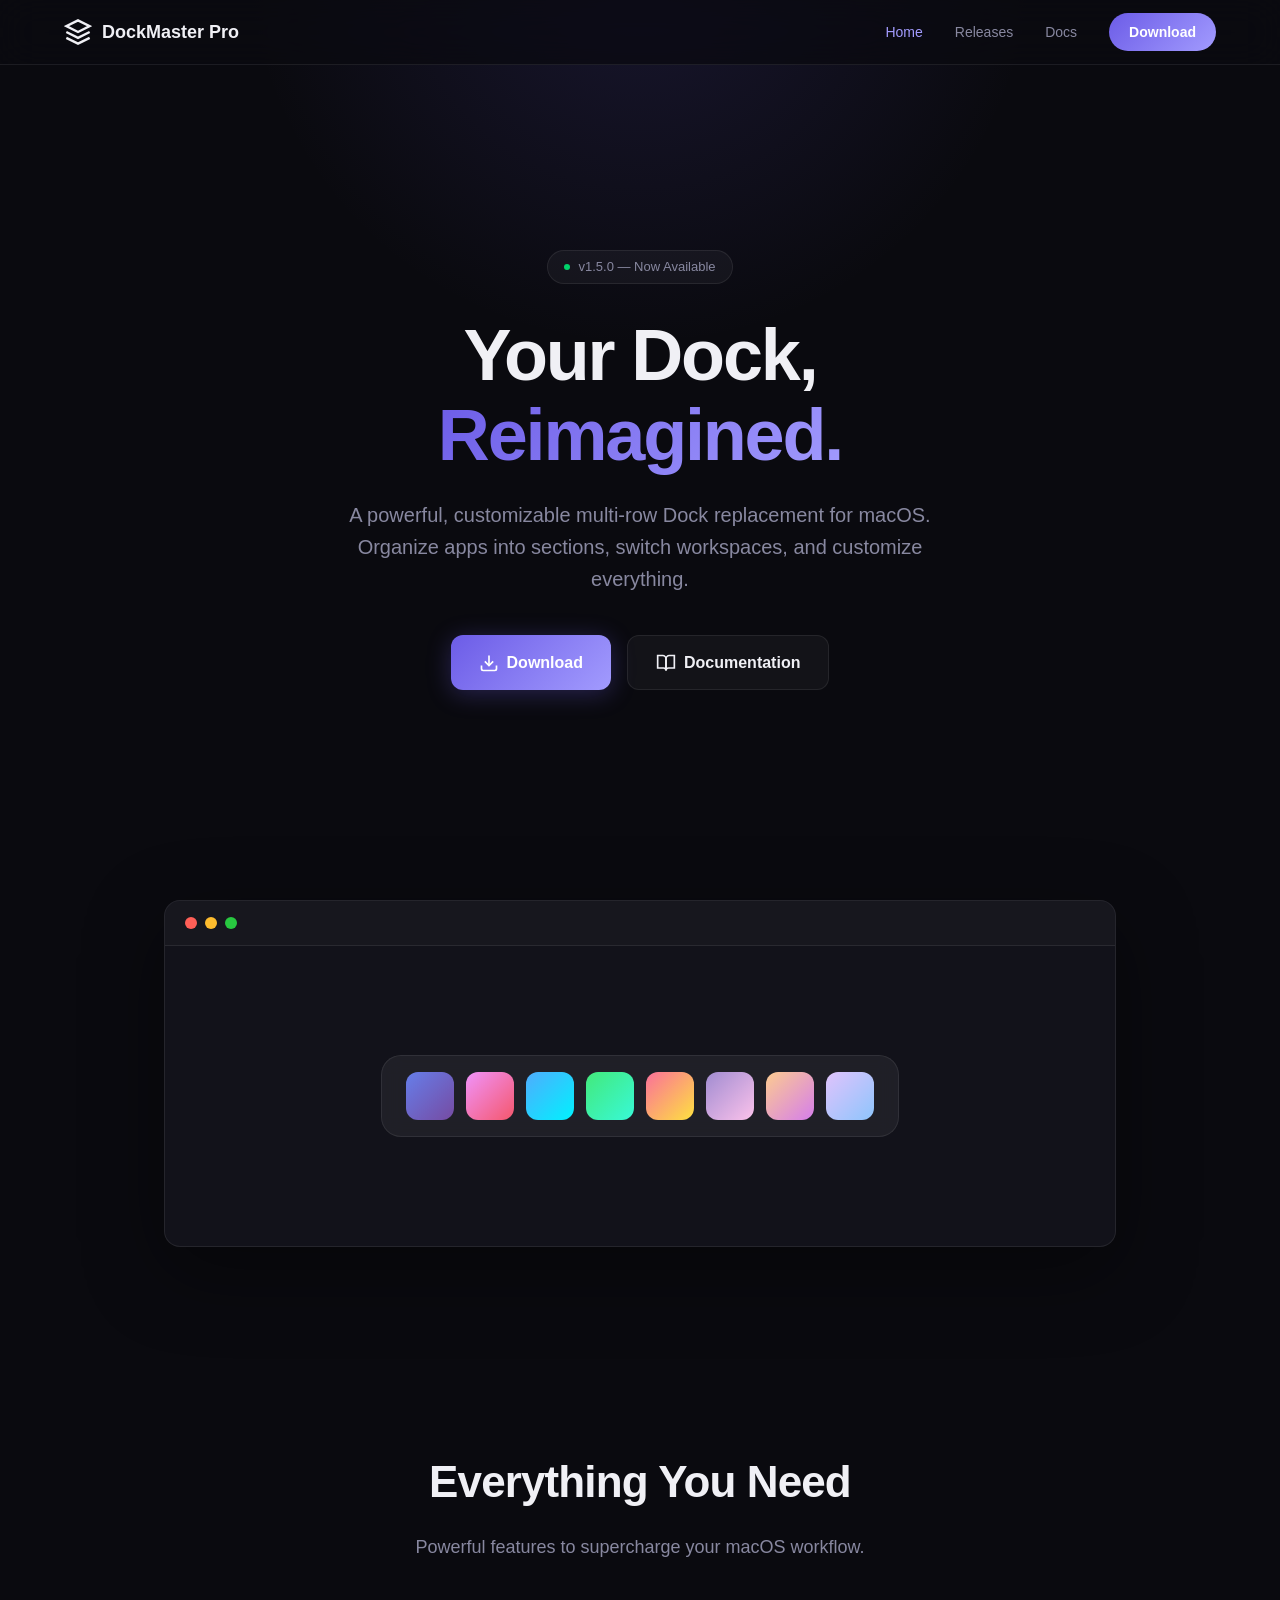
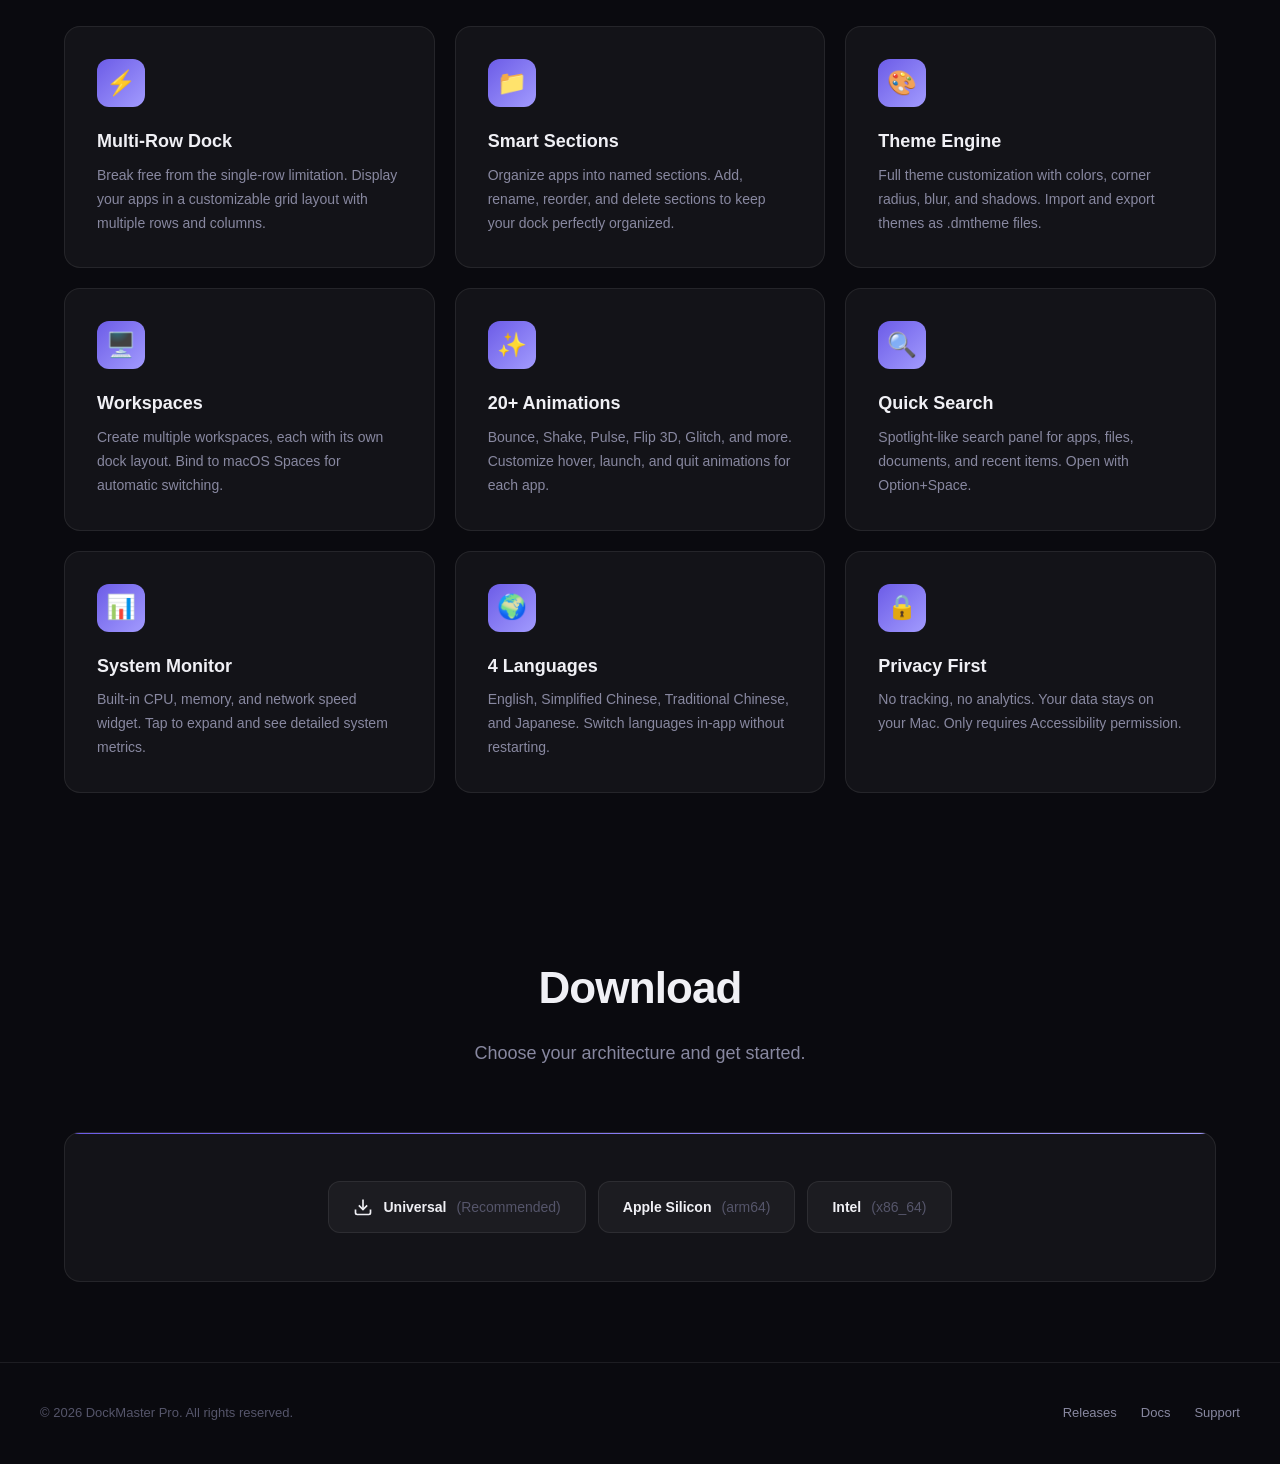
<file: index.html>
<!DOCTYPE html>
<html lang="en">
<head>
    <meta charset="UTF-8">
    <meta name="viewport" content="width=device-width, initial-scale=1.0">
    <title>DockMaster Pro — Custom Multi-Row Dock for macOS</title>
    <meta name="description" content="A powerful, customizable multi-row Dock replacement for macOS. Organize apps into sections, switch workspaces, and customize everything.">
    <link rel="icon" href="data:image/svg+xml,<svg xmlns='http://www.w3.org/2000/svg' viewBox='0 0 100 100'><text y='.9em' font-size='90'>⚓</text></svg>">
    <link rel="stylesheet" href="css/style.css">
</head>
<body>

<nav id="nav">
    <div class="nav-inner">
        <a href="index.html" class="nav-logo">
            <svg viewBox="0 0 24 24" fill="none" stroke="currentColor" stroke-width="2">
                <path d="M12 2L2 7l10 5 10-5-10-5z"/>
                <path d="M2 17l10 5 10-5"/>
                <path d="M2 12l10 5 10-5"/>
            </svg>
            DockMaster Pro
        </a>
        <button class="nav-toggle" onclick="document.querySelector('.nav-links').classList.toggle('open')" aria-label="Menu">
            <span></span><span></span><span></span>
        </button>
        <div class="nav-links">
            <a href="index.html" class="active">Home</a>
            <a href="releases.html">Releases</a>
            <a href="docs.html">Docs</a>
            <a href="#download" class="nav-cta">Download</a>
        </div>
    </div>
</nav>

<section class="hero">
    <div class="hero-badge">
        <span class="dot"></span>
        v1.5.0 — Now Available
    </div>
    <h1>Your Dock,<br><span class="gradient">Reimagined.</span></h1>
    <p>A powerful, customizable multi-row Dock replacement for macOS. Organize apps into sections, switch workspaces, and customize everything.</p>
    <div class="hero-actions">
        <a href="#download" class="btn btn-primary">
            <svg width="20" height="20" viewBox="0 0 24 24" fill="none" stroke="currentColor" stroke-width="2"><path d="M21 15v4a2 2 0 0 1-2 2H5a2 2 0 0 1-2-2v-4"/><polyline points="7 10 12 15 17 10"/><line x1="12" y1="15" x2="12" y2="3"/></svg>
            Download
        </a>
        <a href="docs.html" class="btn btn-secondary">
            <svg width="20" height="20" viewBox="0 0 24 24" fill="none" stroke="currentColor" stroke-width="2"><path d="M2 3h6a4 4 0 0 1 4 4v14a3 3 0 0 0-3-3H2z"/><path d="M22 3h-6a4 4 0 0 0-4 4v14a3 3 0 0 1 3-3h7z"/></svg>
            Documentation
        </a>
    </div>
</section>

<div class="mockup-container">
    <div class="mockup fade-in">
        <div class="mockup-bar">
            <div class="mockup-dot"></div>
            <div class="mockup-dot"></div>
            <div class="mockup-dot"></div>
        </div>
        <div class="mockup-content">
            <div class="mock-dock">
                <div class="mock-icon" style="background: linear-gradient(135deg, #667eea, #764ba2);"></div>
                <div class="mock-icon" style="background: linear-gradient(135deg, #f093fb, #f5576c);"></div>
                <div class="mock-icon" style="background: linear-gradient(135deg, #4facfe, #00f2fe);"></div>
                <div class="mock-icon" style="background: linear-gradient(135deg, #43e97b, #38f9d7);"></div>
                <div class="mock-icon" style="background: linear-gradient(135deg, #fa709a, #fee140);"></div>
                <div class="mock-icon" style="background: linear-gradient(135deg, #a18cd1, #fbc2eb);"></div>
                <div class="mock-icon" style="background: linear-gradient(135deg, #fccb90, #d57eeb);"></div>
                <div class="mock-icon" style="background: linear-gradient(135deg, #e0c3fc, #8ec5fc);"></div>
            </div>
        </div>
    </div>
</div>

<section class="section" id="features">
    <div class="section-header fade-in">
        <h2>Everything You Need</h2>
        <p>Powerful features to supercharge your macOS workflow.</p>
    </div>
    <div class="features-grid">
        <div class="feature-card fade-in">
            <div class="feature-icon">⚡</div>
            <h3>Multi-Row Dock</h3>
            <p>Break free from the single-row limitation. Display your apps in a customizable grid layout with multiple rows and columns.</p>
        </div>
        <div class="feature-card fade-in">
            <div class="feature-icon">📁</div>
            <h3>Smart Sections</h3>
            <p>Organize apps into named sections. Add, rename, reorder, and delete sections to keep your dock perfectly organized.</p>
        </div>
        <div class="feature-card fade-in">
            <div class="feature-icon">🎨</div>
            <h3>Theme Engine</h3>
            <p>Full theme customization with colors, corner radius, blur, and shadows. Import and export themes as .dmtheme files.</p>
        </div>
        <div class="feature-card fade-in">
            <div class="feature-icon">🖥️</div>
            <h3>Workspaces</h3>
            <p>Create multiple workspaces, each with its own dock layout. Bind to macOS Spaces for automatic switching.</p>
        </div>
        <div class="feature-card fade-in">
            <div class="feature-icon">✨</div>
            <h3>20+ Animations</h3>
            <p>Bounce, Shake, Pulse, Flip 3D, Glitch, and more. Customize hover, launch, and quit animations for each app.</p>
        </div>
        <div class="feature-card fade-in">
            <div class="feature-icon">🔍</div>
            <h3>Quick Search</h3>
            <p>Spotlight-like search panel for apps, files, documents, and recent items. Open with Option+Space.</p>
        </div>
        <div class="feature-card fade-in">
            <div class="feature-icon">📊</div>
            <h3>System Monitor</h3>
            <p>Built-in CPU, memory, and network speed widget. Tap to expand and see detailed system metrics.</p>
        </div>
        <div class="feature-card fade-in">
            <div class="feature-icon">🌍</div>
            <h3>4 Languages</h3>
            <p>English, Simplified Chinese, Traditional Chinese, and Japanese. Switch languages in-app without restarting.</p>
        </div>
        <div class="feature-card fade-in">
            <div class="feature-icon">🔒</div>
            <h3>Privacy First</h3>
            <p>No tracking, no analytics. Your data stays on your Mac. Only requires Accessibility permission.</p>
        </div>
    </div>
</section>

<section class="section" id="download">
    <div class="section-header fade-in">
        <h2>Download</h2>
        <p>Choose your architecture and get started.</p>
    </div>
    <div class="download-card fade-in">
        <div class="download-options">
            <a href="https://github.com/devlive-community/DockMaster-Pro/releases/download/v1.5.0/DockMasterPro_v1.5.0_universal.zip" class="download-btn">
                <svg width="20" height="20" viewBox="0 0 24 24" fill="none" stroke="currentColor" stroke-width="2"><path d="M21 15v4a2 2 0 0 1-2 2H5a2 2 0 0 1-2-2v-4"/><polyline points="7 10 12 15 17 10"/><line x1="12" y1="15" x2="12" y2="3"/></svg>
                Universal <span class="arch">(Recommended)</span>
            </a>
            <a href="https://github.com/devlive-community/DockMaster-Pro/releases/download/v1.5.0/DockMasterPro_v1.5.0_arm64.zip" class="download-btn">
                Apple Silicon <span class="arch">(arm64)</span>
            </a>
            <a href="https://github.com/devlive-community/DockMaster-Pro/releases/download/v1.5.0/DockMasterPro_v1.5.0_x86_64.zip" class="download-btn">
                Intel <span class="arch">(x86_64)</span>
            </a>
        </div>
    </div>
</section>

<footer>
    <div class="footer-inner">
        <p>© 2026 DockMaster Pro. All rights reserved.</p>
        <div class="footer-links">
            <a href="releases.html">Releases</a>
            <a href="docs.html">Docs</a>
            <a href="mailto:support@dockmaster.app">Support</a>
        </div>
    </div>
</footer>

<script src="js/main.js"></script>
</body>
</html>
</file>
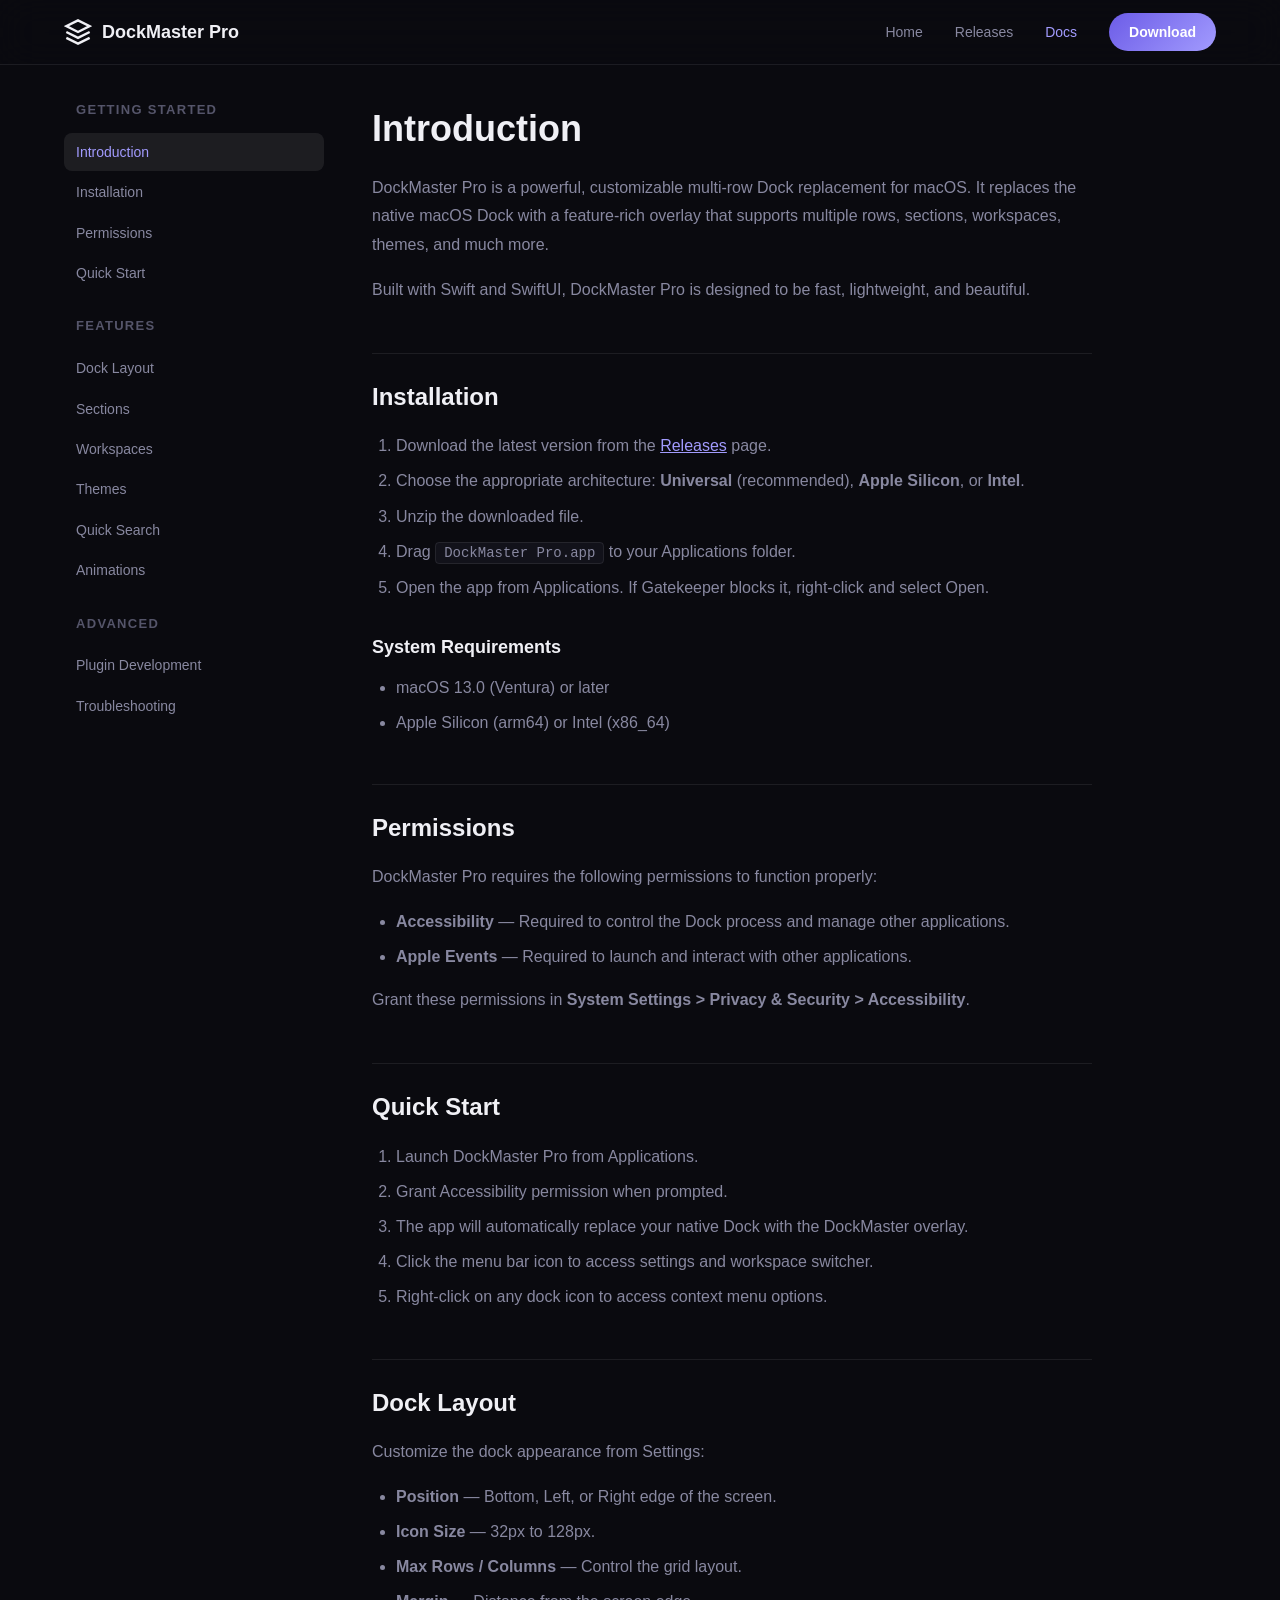
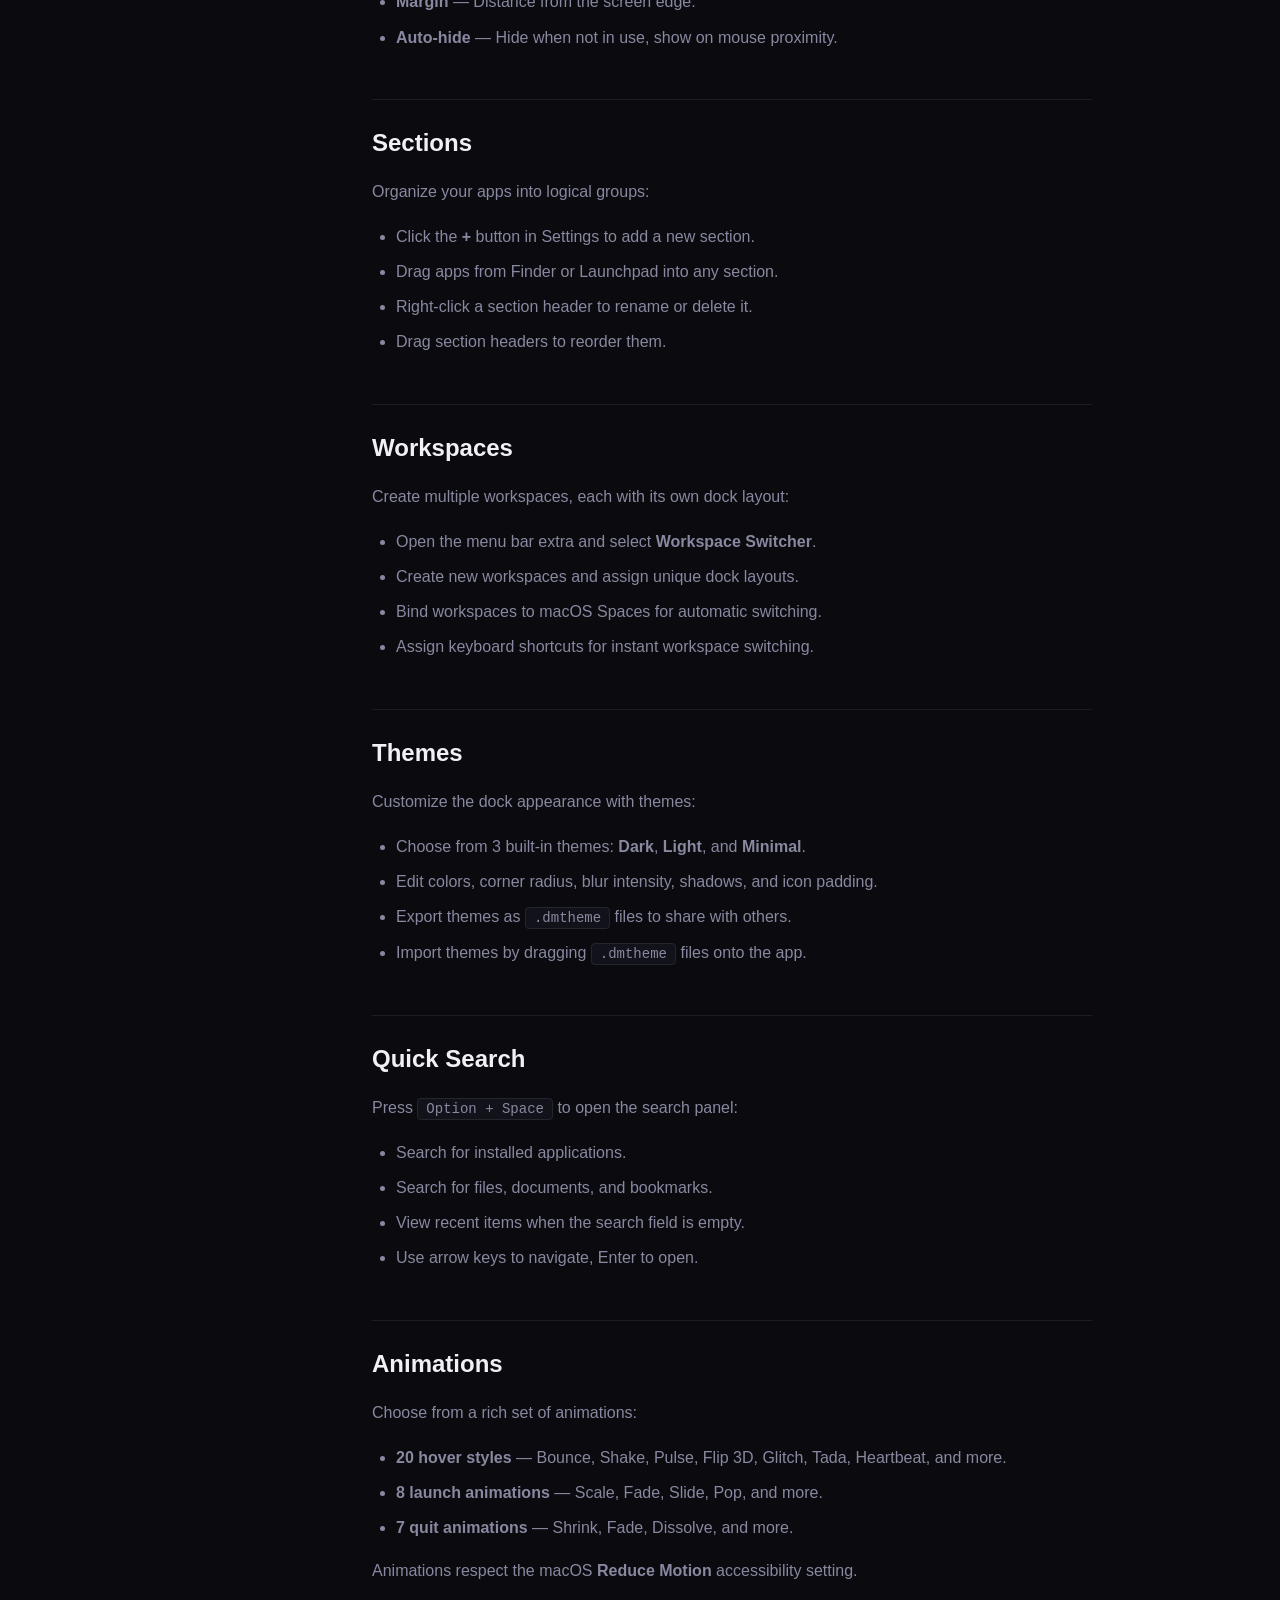
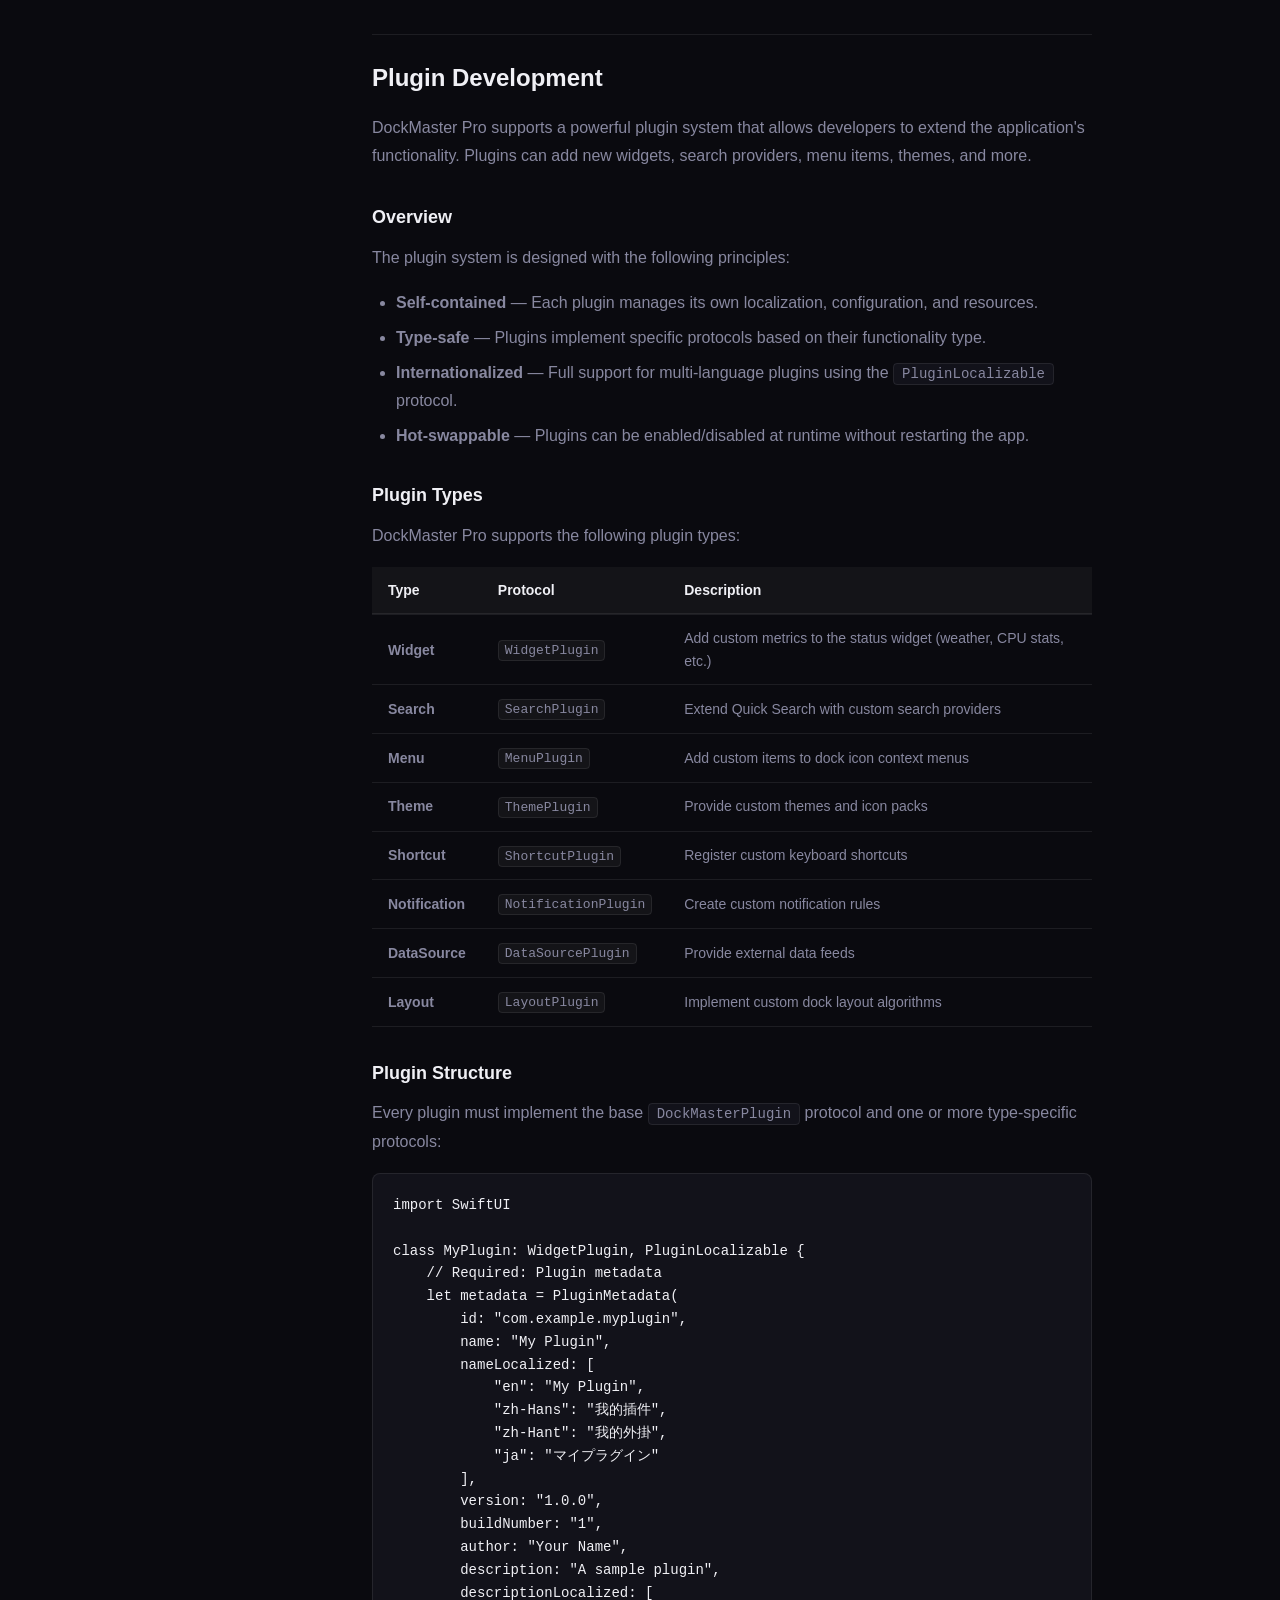
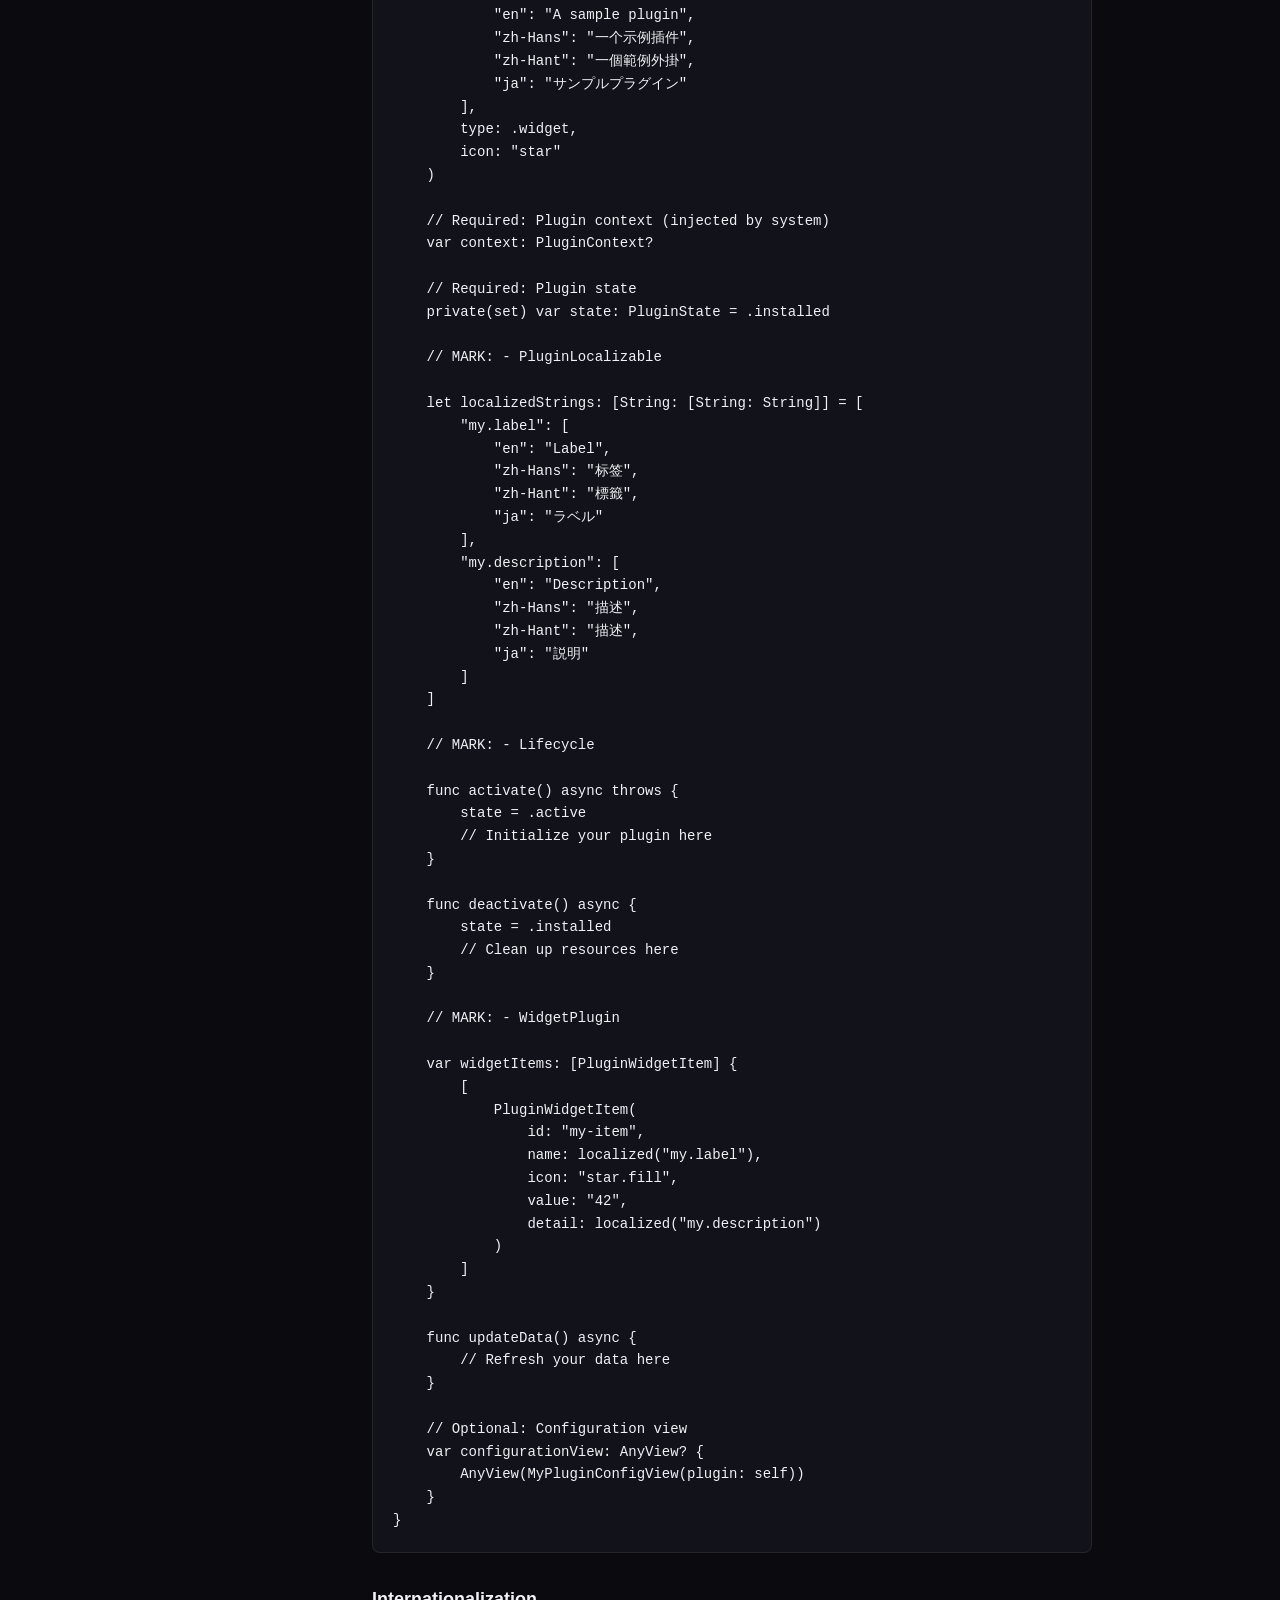
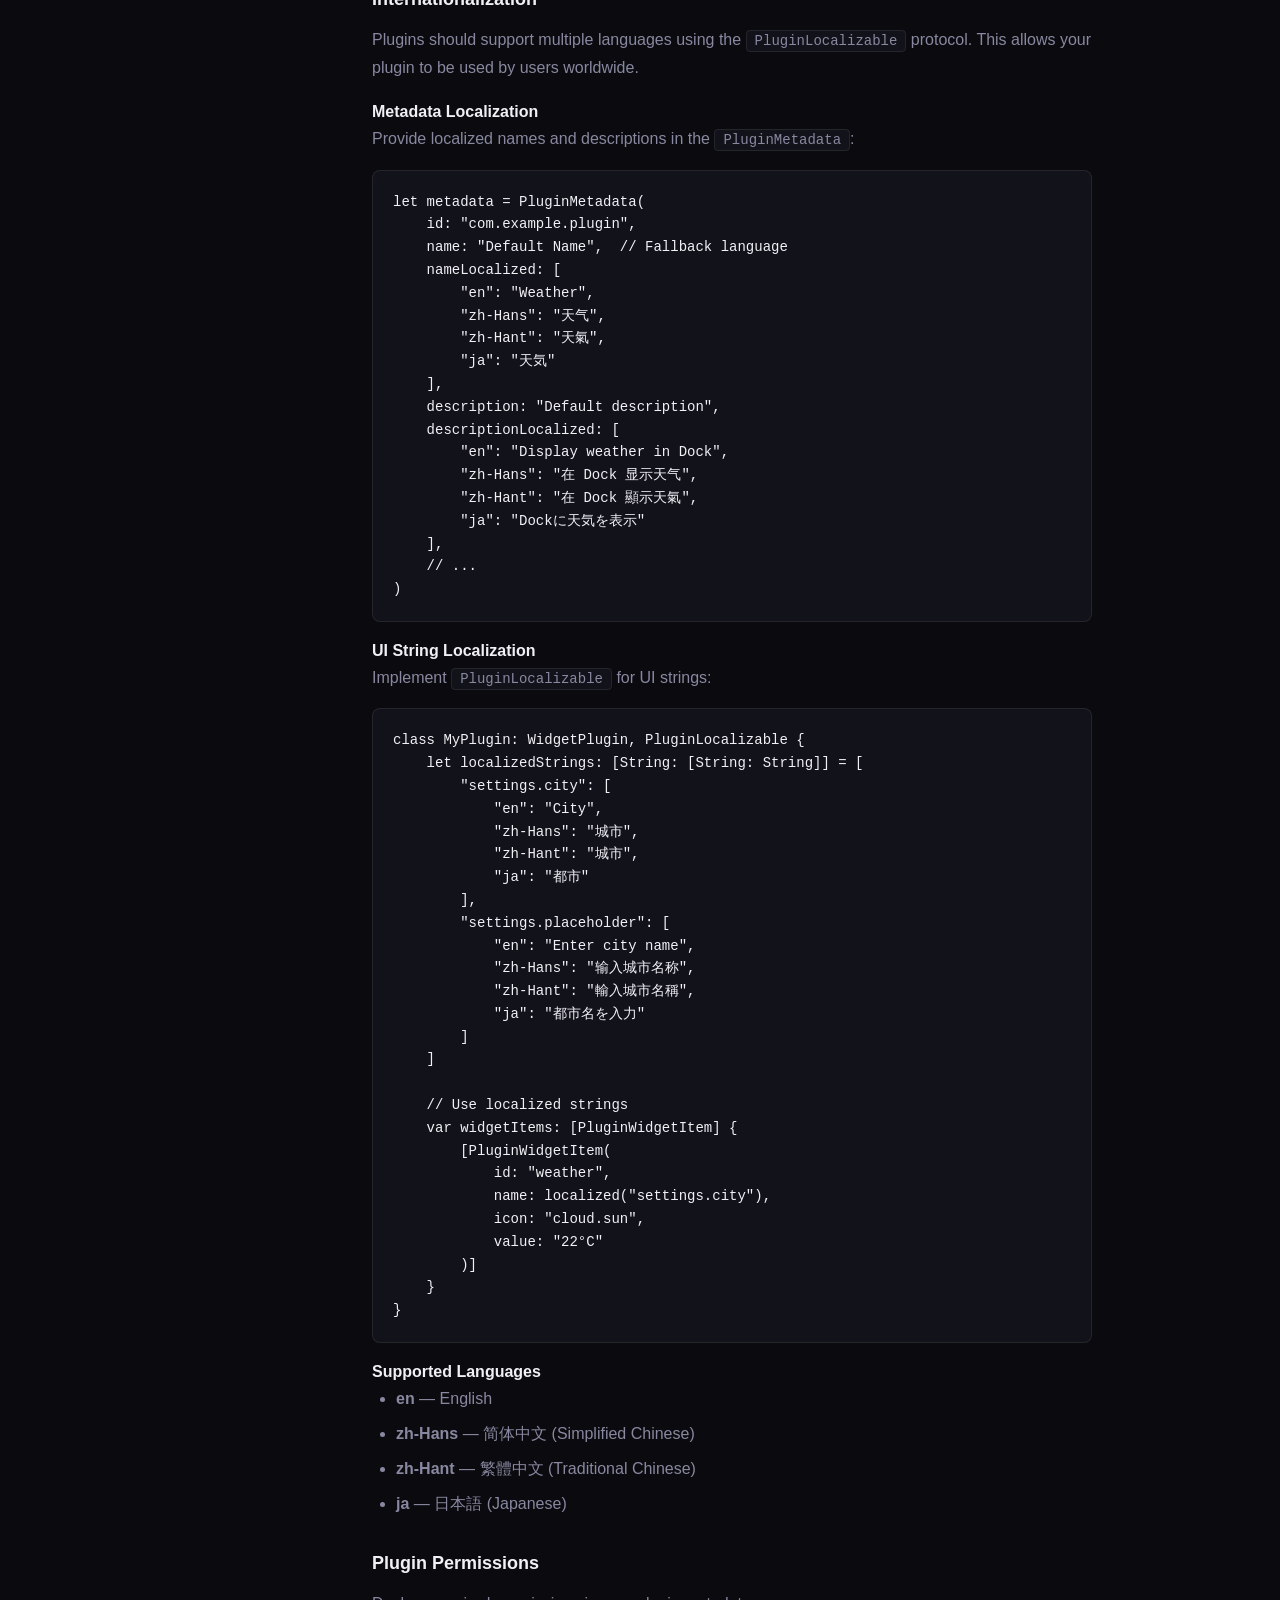
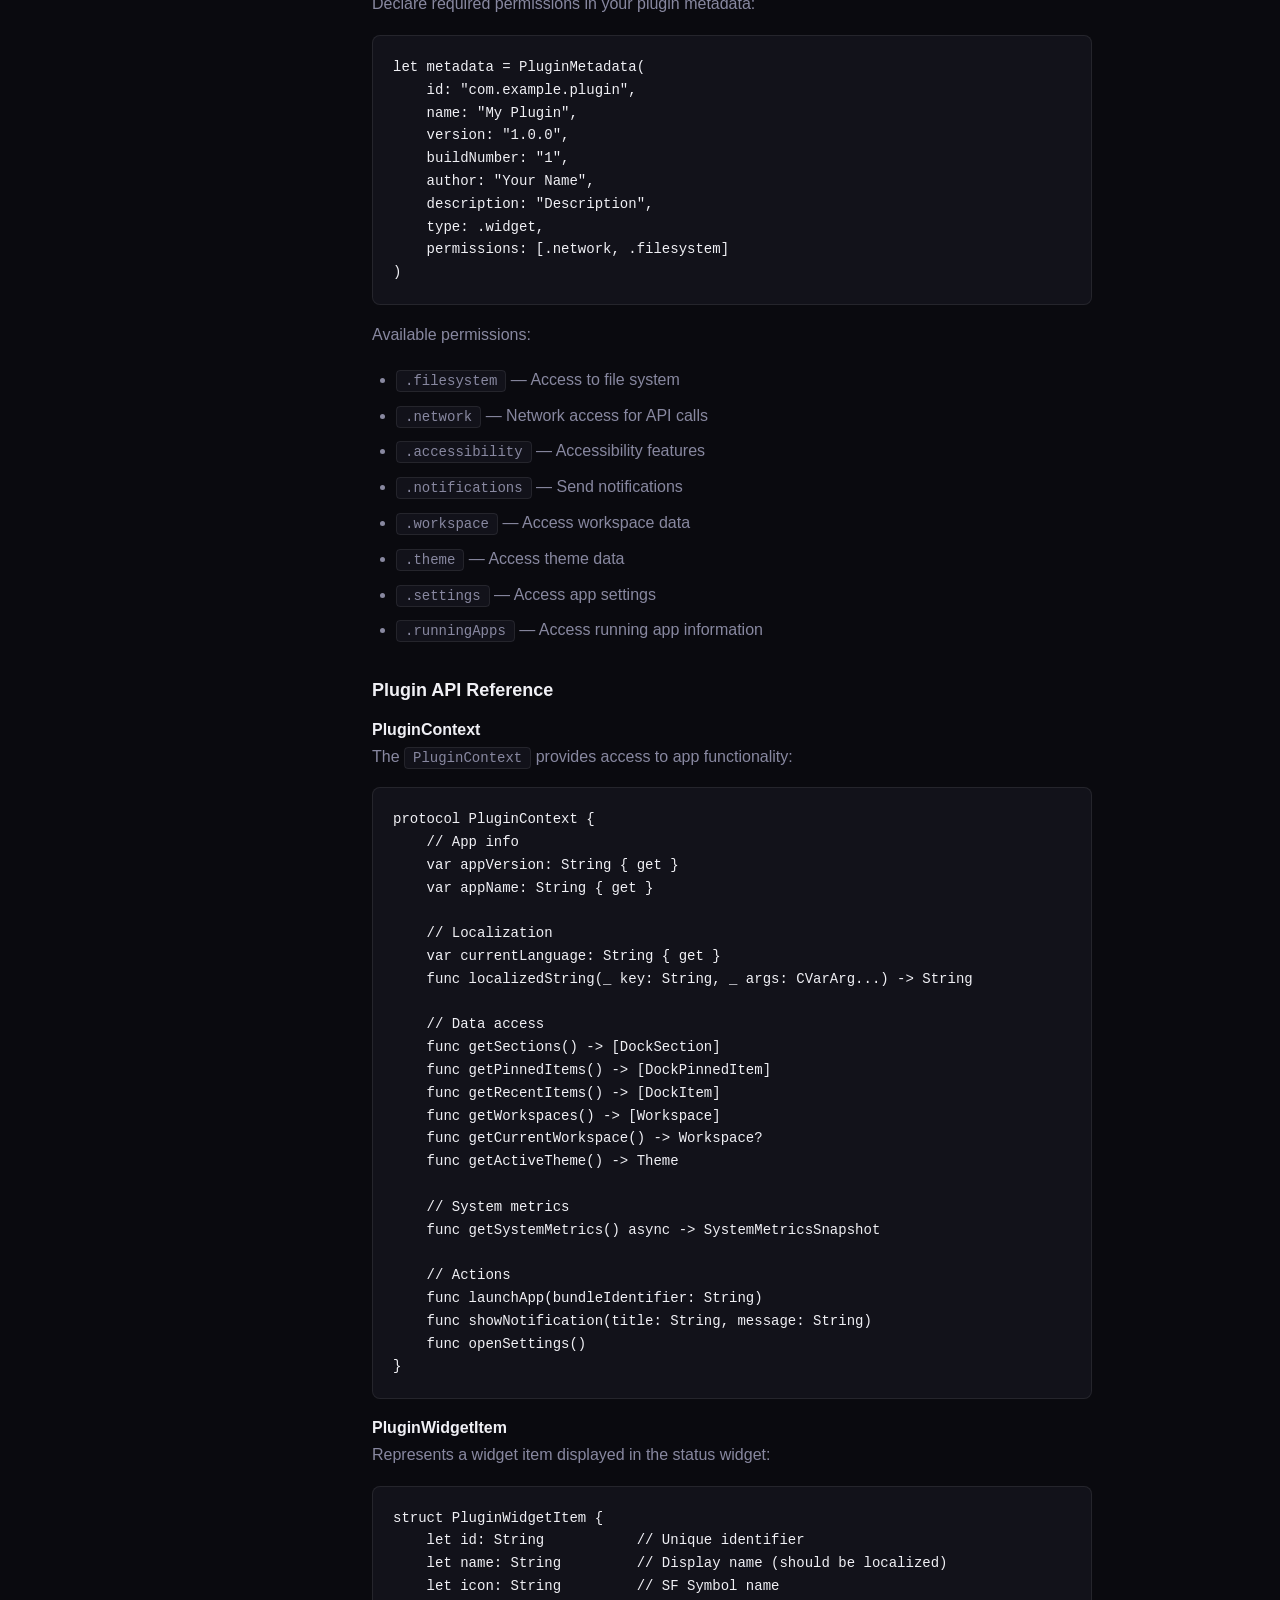
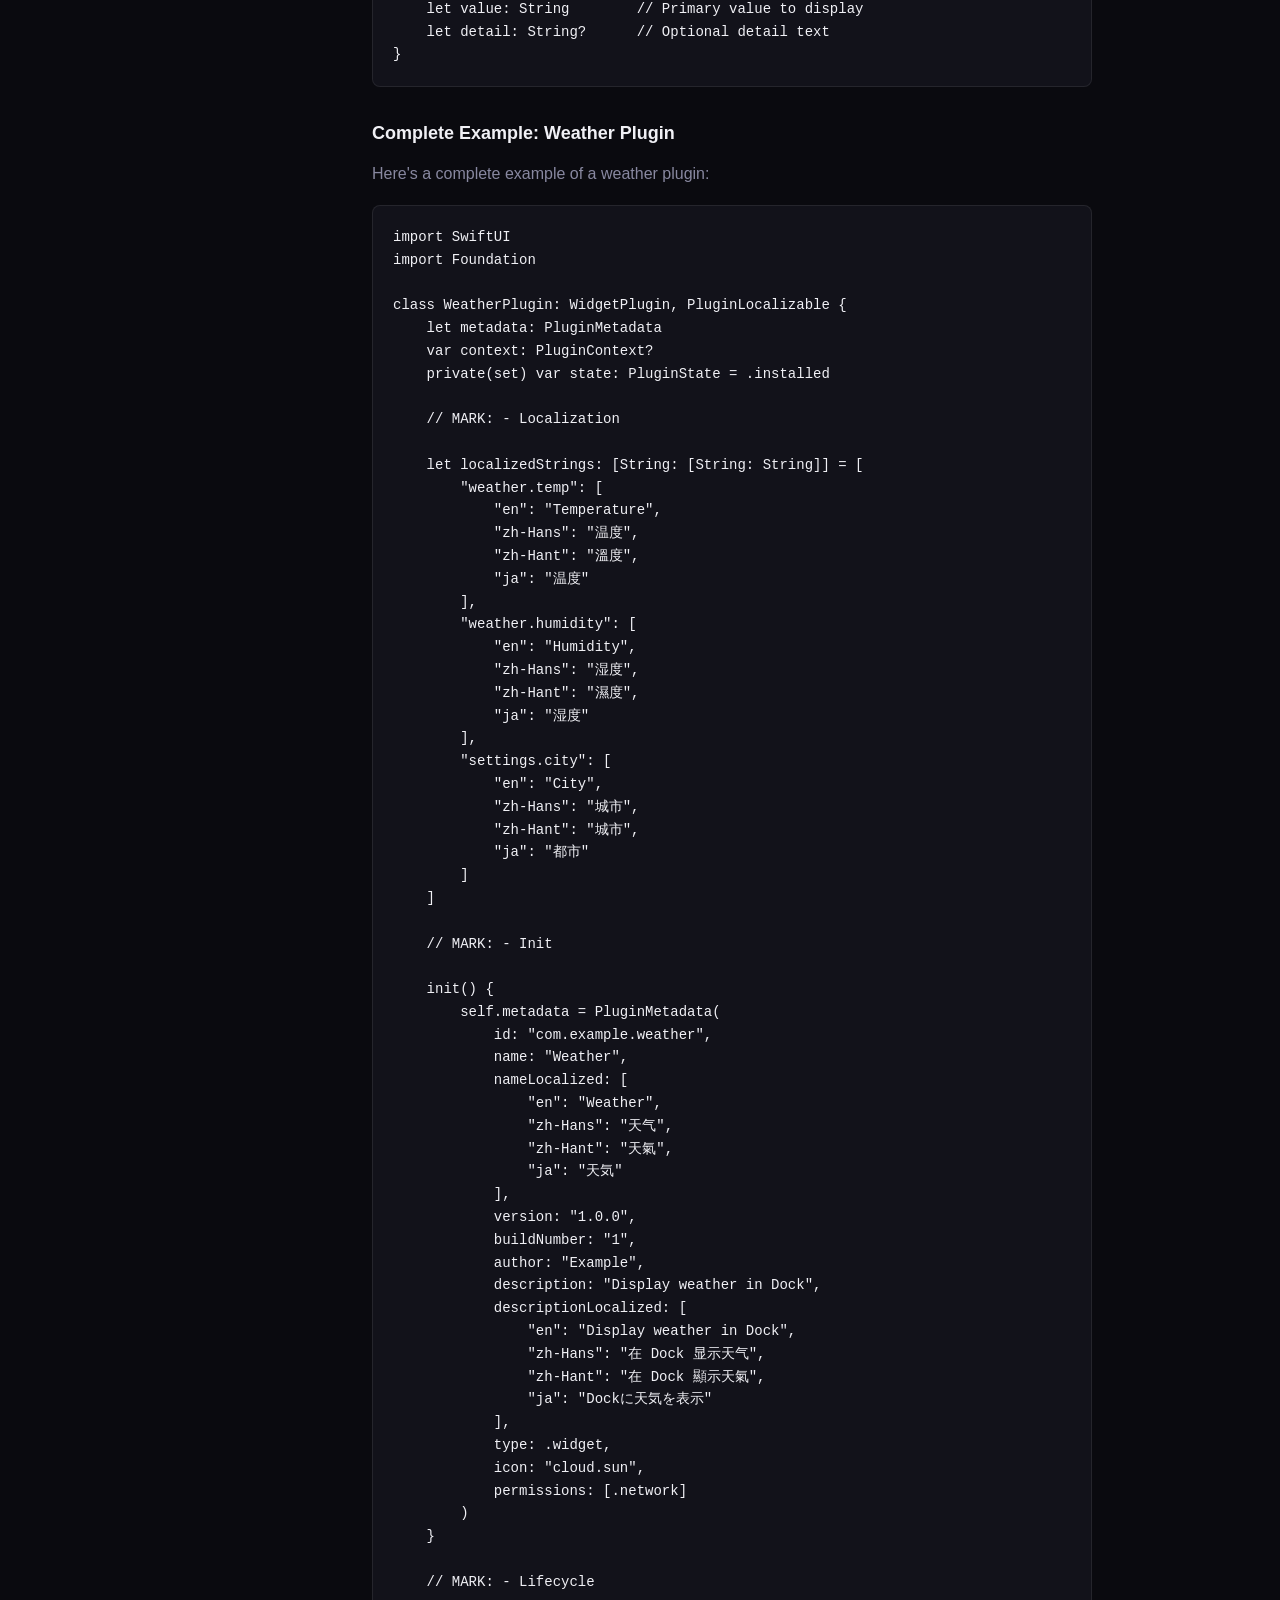
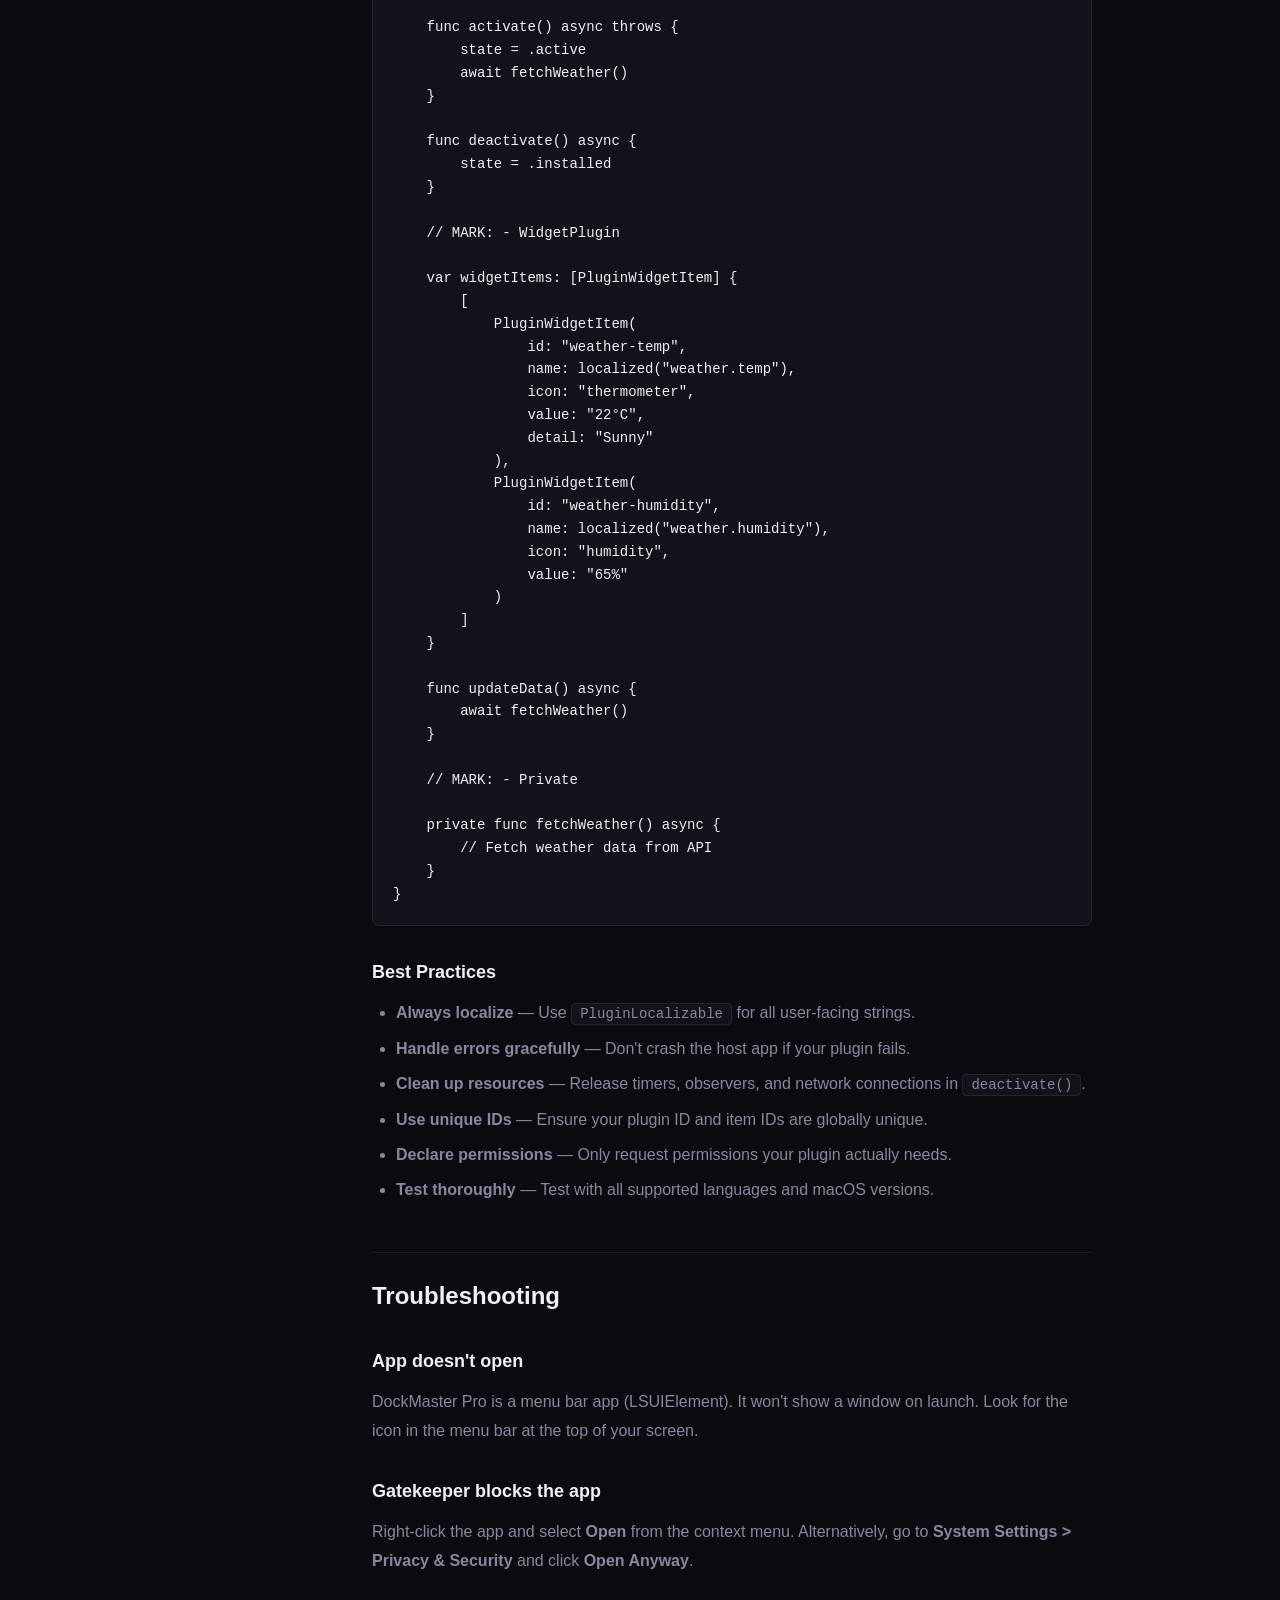
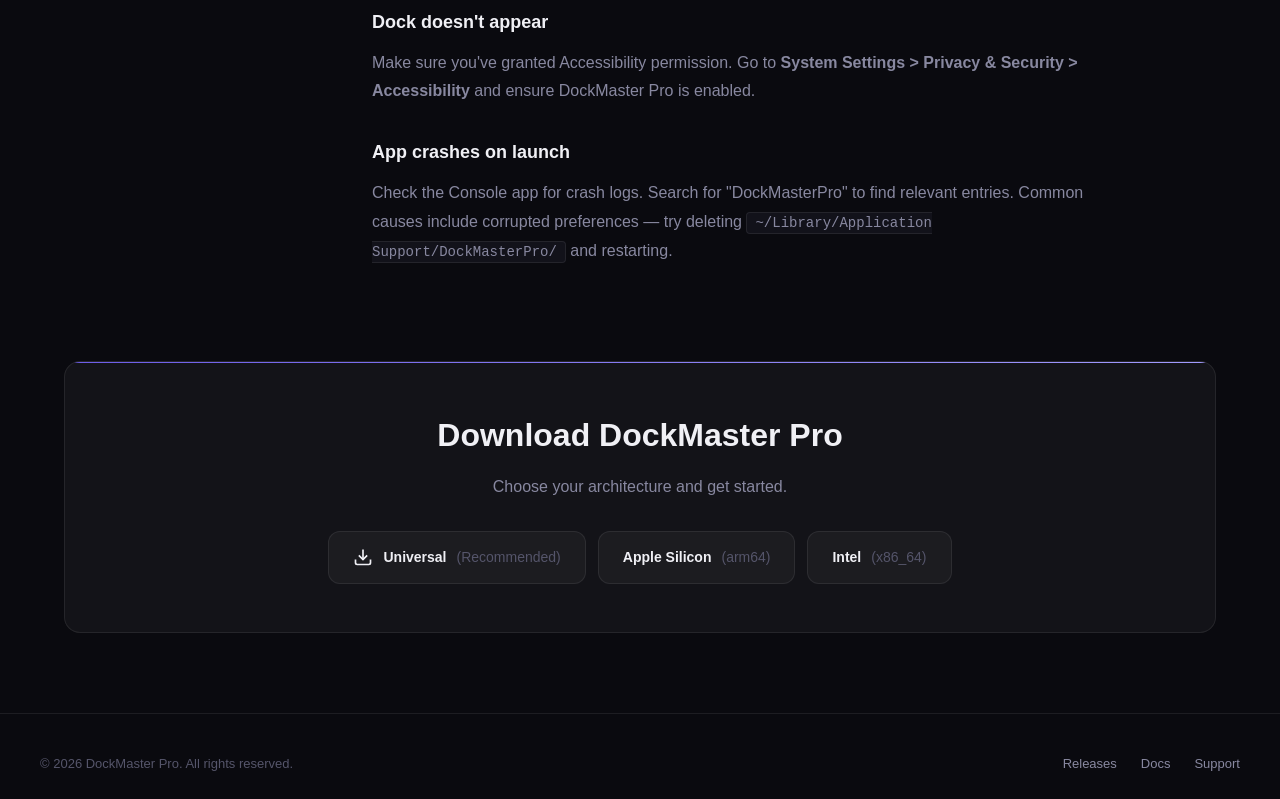
<file: docs.html>
<!DOCTYPE html>
<html lang="en">
<head>
    <meta charset="UTF-8">
    <meta name="viewport" content="width=device-width, initial-scale=1.0">
    <title>Documentation — DockMaster Pro</title>
    <meta name="description" content="Documentation for DockMaster Pro — installation, usage, and configuration.">
    <link rel="icon" href="data:image/svg+xml,<svg xmlns='http://www.w3.org/2000/svg' viewBox='0 0 100 100'><text y='.9em' font-size='90'>⚓</text></svg>">
    <link rel="stylesheet" href="css/style.css">
</head>
<body>

<nav id="nav">
    <div class="nav-inner">
        <a href="index.html" class="nav-logo">
            <svg viewBox="0 0 24 24" fill="none" stroke="currentColor" stroke-width="2">
                <path d="M12 2L2 7l10 5 10-5-10-5z"/>
                <path d="M2 17l10 5 10-5"/>
                <path d="M2 12l10 5 10-5"/>
            </svg>
            DockMaster Pro
        </a>
        <button class="nav-toggle" onclick="document.querySelector('.nav-links').classList.toggle('open')" aria-label="Menu">
            <span></span><span></span><span></span>
        </button>
        <div class="nav-links">
            <a href="index.html">Home</a>
            <a href="releases.html">Releases</a>
            <a href="docs.html" class="active">Docs</a>
            <a href="#download" class="nav-cta">Download</a>
        </div>
    </div>
</nav>

<div class="docs-layout">
    <aside class="docs-sidebar">
        <h3>Getting Started</h3>
        <ul class="docs-nav">
            <li><a href="#introduction" class="active">Introduction</a></li>
            <li><a href="#installation">Installation</a></li>
            <li><a href="#permissions">Permissions</a></li>
            <li><a href="#quick-start">Quick Start</a></li>
        </ul>
        <h3 style="margin-top: 24px;">Features</h3>
        <ul class="docs-nav">
            <li><a href="#dock-layout">Dock Layout</a></li>
            <li><a href="#sections">Sections</a></li>
            <li><a href="#workspaces">Workspaces</a></li>
            <li><a href="#themes">Themes</a></li>
            <li><a href="#search">Quick Search</a></li>
            <li><a href="#animations">Animations</a></li>
        </ul>
        <h3 style="margin-top: 24px;">Advanced</h3>
        <ul class="docs-nav">
            <li><a href="#plugin-development">Plugin Development</a></li>
            <li><a href="#troubleshooting">Troubleshooting</a></li>
        </ul>
    </aside>

    <main class="docs-content">
        <h1 id="introduction">Introduction</h1>
        <p>DockMaster Pro is a powerful, customizable multi-row Dock replacement for macOS. It replaces the native macOS Dock with a feature-rich overlay that supports multiple rows, sections, workspaces, themes, and much more.</p>
        <p>Built with Swift and SwiftUI, DockMaster Pro is designed to be fast, lightweight, and beautiful.</p>

        <h2 id="installation">Installation</h2>
        <ol>
            <li>Download the latest version from the <a href="releases.html" style="color: var(--accent-light);">Releases</a> page.</li>
            <li>Choose the appropriate architecture: <strong>Universal</strong> (recommended), <strong>Apple Silicon</strong>, or <strong>Intel</strong>.</li>
            <li>Unzip the downloaded file.</li>
            <li>Drag <code>DockMaster Pro.app</code> to your Applications folder.</li>
            <li>Open the app from Applications. If Gatekeeper blocks it, right-click and select Open.</li>
        </ol>

        <h3>System Requirements</h3>
        <ul>
            <li>macOS 13.0 (Ventura) or later</li>
            <li>Apple Silicon (arm64) or Intel (x86_64)</li>
        </ul>

        <h2 id="permissions">Permissions</h2>
        <p>DockMaster Pro requires the following permissions to function properly:</p>
        <ul>
            <li><strong>Accessibility</strong> — Required to control the Dock process and manage other applications.</li>
            <li><strong>Apple Events</strong> — Required to launch and interact with other applications.</li>
        </ul>
        <p>Grant these permissions in <strong>System Settings &gt; Privacy &amp; Security &gt; Accessibility</strong>.</p>

        <h2 id="quick-start">Quick Start</h2>
        <ol>
            <li>Launch DockMaster Pro from Applications.</li>
            <li>Grant Accessibility permission when prompted.</li>
            <li>The app will automatically replace your native Dock with the DockMaster overlay.</li>
            <li>Click the menu bar icon to access settings and workspace switcher.</li>
            <li>Right-click on any dock icon to access context menu options.</li>
        </ol>

        <h2 id="dock-layout">Dock Layout</h2>
        <p>Customize the dock appearance from Settings:</p>
        <ul>
            <li><strong>Position</strong> — Bottom, Left, or Right edge of the screen.</li>
            <li><strong>Icon Size</strong> — 32px to 128px.</li>
            <li><strong>Max Rows / Columns</strong> — Control the grid layout.</li>
            <li><strong>Margin</strong> — Distance from the screen edge.</li>
            <li><strong>Auto-hide</strong> — Hide when not in use, show on mouse proximity.</li>
        </ul>

        <h2 id="sections">Sections</h2>
        <p>Organize your apps into logical groups:</p>
        <ul>
            <li>Click the <strong>+</strong> button in Settings to add a new section.</li>
            <li>Drag apps from Finder or Launchpad into any section.</li>
            <li>Right-click a section header to rename or delete it.</li>
            <li>Drag section headers to reorder them.</li>
        </ul>

        <h2 id="workspaces">Workspaces</h2>
        <p>Create multiple workspaces, each with its own dock layout:</p>
        <ul>
            <li>Open the menu bar extra and select <strong>Workspace Switcher</strong>.</li>
            <li>Create new workspaces and assign unique dock layouts.</li>
            <li>Bind workspaces to macOS Spaces for automatic switching.</li>
            <li>Assign keyboard shortcuts for instant workspace switching.</li>
        </ul>

        <h2 id="themes">Themes</h2>
        <p>Customize the dock appearance with themes:</p>
        <ul>
            <li>Choose from 3 built-in themes: <strong>Dark</strong>, <strong>Light</strong>, and <strong>Minimal</strong>.</li>
            <li>Edit colors, corner radius, blur intensity, shadows, and icon padding.</li>
            <li>Export themes as <code>.dmtheme</code> files to share with others.</li>
            <li>Import themes by dragging <code>.dmtheme</code> files onto the app.</li>
        </ul>

        <h2 id="search">Quick Search</h2>
        <p>Press <code>Option + Space</code> to open the search panel:</p>
        <ul>
            <li>Search for installed applications.</li>
            <li>Search for files, documents, and bookmarks.</li>
            <li>View recent items when the search field is empty.</li>
            <li>Use arrow keys to navigate, Enter to open.</li>
        </ul>

        <h2 id="animations">Animations</h2>
        <p>Choose from a rich set of animations:</p>
        <ul>
            <li><strong>20 hover styles</strong> — Bounce, Shake, Pulse, Flip 3D, Glitch, Tada, Heartbeat, and more.</li>
            <li><strong>8 launch animations</strong> — Scale, Fade, Slide, Pop, and more.</li>
            <li><strong>7 quit animations</strong> — Shrink, Fade, Dissolve, and more.</li>
        </ul>
        <p>Animations respect the macOS <strong>Reduce Motion</strong> accessibility setting.</p>

        <h2 id="plugin-development">Plugin Development</h2>
        <p>DockMaster Pro supports a powerful plugin system that allows developers to extend the application's functionality. Plugins can add new widgets, search providers, menu items, themes, and more.</p>

        <h3 id="plugin-overview">Overview</h3>
        <p>The plugin system is designed with the following principles:</p>
        <ul>
            <li><strong>Self-contained</strong> — Each plugin manages its own localization, configuration, and resources.</li>
            <li><strong>Type-safe</strong> — Plugins implement specific protocols based on their functionality type.</li>
            <li><strong>Internationalized</strong> — Full support for multi-language plugins using the <code>PluginLocalizable</code> protocol.</li>
            <li><strong>Hot-swappable</strong> — Plugins can be enabled/disabled at runtime without restarting the app.</li>
        </ul>

        <h3 id="plugin-types">Plugin Types</h3>
        <p>DockMaster Pro supports the following plugin types:</p>
        <table class="docs-table">
            <thead>
                <tr>
                    <th>Type</th>
                    <th>Protocol</th>
                    <th>Description</th>
                </tr>
            </thead>
            <tbody>
                <tr>
                    <td><strong>Widget</strong></td>
                    <td><code>WidgetPlugin</code></td>
                    <td>Add custom metrics to the status widget (weather, CPU stats, etc.)</td>
                </tr>
                <tr>
                    <td><strong>Search</strong></td>
                    <td><code>SearchPlugin</code></td>
                    <td>Extend Quick Search with custom search providers</td>
                </tr>
                <tr>
                    <td><strong>Menu</strong></td>
                    <td><code>MenuPlugin</code></td>
                    <td>Add custom items to dock icon context menus</td>
                </tr>
                <tr>
                    <td><strong>Theme</strong></td>
                    <td><code>ThemePlugin</code></td>
                    <td>Provide custom themes and icon packs</td>
                </tr>
                <tr>
                    <td><strong>Shortcut</strong></td>
                    <td><code>ShortcutPlugin</code></td>
                    <td>Register custom keyboard shortcuts</td>
                </tr>
                <tr>
                    <td><strong>Notification</strong></td>
                    <td><code>NotificationPlugin</code></td>
                    <td>Create custom notification rules</td>
                </tr>
                <tr>
                    <td><strong>DataSource</strong></td>
                    <td><code>DataSourcePlugin</code></td>
                    <td>Provide external data feeds</td>
                </tr>
                <tr>
                    <td><strong>Layout</strong></td>
                    <td><code>LayoutPlugin</code></td>
                    <td>Implement custom dock layout algorithms</td>
                </tr>
            </tbody>
        </table>

        <h3 id="plugin-structure">Plugin Structure</h3>
        <p>Every plugin must implement the base <code>DockMasterPlugin</code> protocol and one or more type-specific protocols:</p>

        <pre><code>import SwiftUI

class MyPlugin: WidgetPlugin, PluginLocalizable {
    // Required: Plugin metadata
    let metadata = PluginMetadata(
        id: "com.example.myplugin",
        name: "My Plugin",
        nameLocalized: [
            "en": "My Plugin",
            "zh-Hans": "我的插件",
            "zh-Hant": "我的外掛",
            "ja": "マイプラグイン"
        ],
        version: "1.0.0",
        buildNumber: "1",
        author: "Your Name",
        description: "A sample plugin",
        descriptionLocalized: [
            "en": "A sample plugin",
            "zh-Hans": "一个示例插件",
            "zh-Hant": "一個範例外掛",
            "ja": "サンプルプラグイン"
        ],
        type: .widget,
        icon: "star"
    )

    // Required: Plugin context (injected by system)
    var context: PluginContext?

    // Required: Plugin state
    private(set) var state: PluginState = .installed

    // MARK: - PluginLocalizable

    let localizedStrings: [String: [String: String]] = [
        "my.label": [
            "en": "Label",
            "zh-Hans": "标签",
            "zh-Hant": "標籤",
            "ja": "ラベル"
        ],
        "my.description": [
            "en": "Description",
            "zh-Hans": "描述",
            "zh-Hant": "描述",
            "ja": "説明"
        ]
    ]

    // MARK: - Lifecycle

    func activate() async throws {
        state = .active
        // Initialize your plugin here
    }

    func deactivate() async {
        state = .installed
        // Clean up resources here
    }

    // MARK: - WidgetPlugin

    var widgetItems: [PluginWidgetItem] {
        [
            PluginWidgetItem(
                id: "my-item",
                name: localized("my.label"),
                icon: "star.fill",
                value: "42",
                detail: localized("my.description")
            )
        ]
    }

    func updateData() async {
        // Refresh your data here
    }

    // Optional: Configuration view
    var configurationView: AnyView? {
        AnyView(MyPluginConfigView(plugin: self))
    }
}</code></pre>

        <h3 id="plugin-internationalization">Internationalization</h3>
        <p>Plugins should support multiple languages using the <code>PluginLocalizable</code> protocol. This allows your plugin to be used by users worldwide.</p>

        <h4>Metadata Localization</h4>
        <p>Provide localized names and descriptions in the <code>PluginMetadata</code>:</p>
        <pre><code>let metadata = PluginMetadata(
    id: "com.example.plugin",
    name: "Default Name",  // Fallback language
    nameLocalized: [
        "en": "Weather",
        "zh-Hans": "天气",
        "zh-Hant": "天氣",
        "ja": "天気"
    ],
    description: "Default description",
    descriptionLocalized: [
        "en": "Display weather in Dock",
        "zh-Hans": "在 Dock 显示天气",
        "zh-Hant": "在 Dock 顯示天氣",
        "ja": "Dockに天気を表示"
    ],
    // ...
)</code></pre>

        <h4>UI String Localization</h4>
        <p>Implement <code>PluginLocalizable</code> for UI strings:</p>
        <pre><code>class MyPlugin: WidgetPlugin, PluginLocalizable {
    let localizedStrings: [String: [String: String]] = [
        "settings.city": [
            "en": "City",
            "zh-Hans": "城市",
            "zh-Hant": "城市",
            "ja": "都市"
        ],
        "settings.placeholder": [
            "en": "Enter city name",
            "zh-Hans": "输入城市名称",
            "zh-Hant": "輸入城市名稱",
            "ja": "都市名を入力"
        ]
    ]

    // Use localized strings
    var widgetItems: [PluginWidgetItem] {
        [PluginWidgetItem(
            id: "weather",
            name: localized("settings.city"),
            icon: "cloud.sun",
            value: "22°C"
        )]
    }
}</code></pre>

        <h4>Supported Languages</h4>
        <ul>
            <li><strong>en</strong> — English</li>
            <li><strong>zh-Hans</strong> — 简体中文 (Simplified Chinese)</li>
            <li><strong>zh-Hant</strong> — 繁體中文 (Traditional Chinese)</li>
            <li><strong>ja</strong> — 日本語 (Japanese)</li>
        </ul>

        <h3 id="plugin-permissions">Plugin Permissions</h3>
        <p>Declare required permissions in your plugin metadata:</p>
        <pre><code>let metadata = PluginMetadata(
    id: "com.example.plugin",
    name: "My Plugin",
    version: "1.0.0",
    buildNumber: "1",
    author: "Your Name",
    description: "Description",
    type: .widget,
    permissions: [.network, .filesystem]
)</code></pre>

        <p>Available permissions:</p>
        <ul>
            <li><code>.filesystem</code> — Access to file system</li>
            <li><code>.network</code> — Network access for API calls</li>
            <li><code>.accessibility</code> — Accessibility features</li>
            <li><code>.notifications</code> — Send notifications</li>
            <li><code>.workspace</code> — Access workspace data</li>
            <li><code>.theme</code> — Access theme data</li>
            <li><code>.settings</code> — Access app settings</li>
            <li><code>.runningApps</code> — Access running app information</li>
        </ul>

        <h3 id="plugin-api">Plugin API Reference</h3>

        <h4>PluginContext</h4>
        <p>The <code>PluginContext</code> provides access to app functionality:</p>
        <pre><code>protocol PluginContext {
    // App info
    var appVersion: String { get }
    var appName: String { get }

    // Localization
    var currentLanguage: String { get }
    func localizedString(_ key: String, _ args: CVarArg...) -> String

    // Data access
    func getSections() -> [DockSection]
    func getPinnedItems() -> [DockPinnedItem]
    func getRecentItems() -> [DockItem]
    func getWorkspaces() -> [Workspace]
    func getCurrentWorkspace() -> Workspace?
    func getActiveTheme() -> Theme

    // System metrics
    func getSystemMetrics() async -> SystemMetricsSnapshot

    // Actions
    func launchApp(bundleIdentifier: String)
    func showNotification(title: String, message: String)
    func openSettings()
}</code></pre>

        <h4>PluginWidgetItem</h4>
        <p>Represents a widget item displayed in the status widget:</p>
        <pre><code>struct PluginWidgetItem {
    let id: String           // Unique identifier
    let name: String         // Display name (should be localized)
    let icon: String         // SF Symbol name
    let value: String        // Primary value to display
    let detail: String?      // Optional detail text
}</code></pre>

        <h3 id="plugin-example">Complete Example: Weather Plugin</h3>
        <p>Here's a complete example of a weather plugin:</p>
        <pre><code>import SwiftUI
import Foundation

class WeatherPlugin: WidgetPlugin, PluginLocalizable {
    let metadata: PluginMetadata
    var context: PluginContext?
    private(set) var state: PluginState = .installed

    // MARK: - Localization

    let localizedStrings: [String: [String: String]] = [
        "weather.temp": [
            "en": "Temperature",
            "zh-Hans": "温度",
            "zh-Hant": "溫度",
            "ja": "温度"
        ],
        "weather.humidity": [
            "en": "Humidity",
            "zh-Hans": "湿度",
            "zh-Hant": "濕度",
            "ja": "湿度"
        ],
        "settings.city": [
            "en": "City",
            "zh-Hans": "城市",
            "zh-Hant": "城市",
            "ja": "都市"
        ]
    ]

    // MARK: - Init

    init() {
        self.metadata = PluginMetadata(
            id: "com.example.weather",
            name: "Weather",
            nameLocalized: [
                "en": "Weather",
                "zh-Hans": "天气",
                "zh-Hant": "天氣",
                "ja": "天気"
            ],
            version: "1.0.0",
            buildNumber: "1",
            author: "Example",
            description: "Display weather in Dock",
            descriptionLocalized: [
                "en": "Display weather in Dock",
                "zh-Hans": "在 Dock 显示天气",
                "zh-Hant": "在 Dock 顯示天氣",
                "ja": "Dockに天気を表示"
            ],
            type: .widget,
            icon: "cloud.sun",
            permissions: [.network]
        )
    }

    // MARK: - Lifecycle

    func activate() async throws {
        state = .active
        await fetchWeather()
    }

    func deactivate() async {
        state = .installed
    }

    // MARK: - WidgetPlugin

    var widgetItems: [PluginWidgetItem] {
        [
            PluginWidgetItem(
                id: "weather-temp",
                name: localized("weather.temp"),
                icon: "thermometer",
                value: "22°C",
                detail: "Sunny"
            ),
            PluginWidgetItem(
                id: "weather-humidity",
                name: localized("weather.humidity"),
                icon: "humidity",
                value: "65%"
            )
        ]
    }

    func updateData() async {
        await fetchWeather()
    }

    // MARK: - Private

    private func fetchWeather() async {
        // Fetch weather data from API
    }
}</code></pre>

        <h3 id="plugin-best-practices">Best Practices</h3>
        <ul>
            <li><strong>Always localize</strong> — Use <code>PluginLocalizable</code> for all user-facing strings.</li>
            <li><strong>Handle errors gracefully</strong> — Don't crash the host app if your plugin fails.</li>
            <li><strong>Clean up resources</strong> — Release timers, observers, and network connections in <code>deactivate()</code>.</li>
            <li><strong>Use unique IDs</strong> — Ensure your plugin ID and item IDs are globally unique.</li>
            <li><strong>Declare permissions</strong> — Only request permissions your plugin actually needs.</li>
            <li><strong>Test thoroughly</strong> — Test with all supported languages and macOS versions.</li>
        </ul>

        <h2 id="troubleshooting">Troubleshooting</h2>
        <h3>App doesn't open</h3>
        <p>DockMaster Pro is a menu bar app (LSUIElement). It won't show a window on launch. Look for the icon in the menu bar at the top of your screen.</p>

        <h3>Gatekeeper blocks the app</h3>
        <p>Right-click the app and select <strong>Open</strong> from the context menu. Alternatively, go to <strong>System Settings &gt; Privacy &amp; Security</strong> and click <strong>Open Anyway</strong>.</p>

        <h3>Dock doesn't appear</h3>
        <p>Make sure you've granted Accessibility permission. Go to <strong>System Settings &gt; Privacy &amp; Security &gt; Accessibility</strong> and ensure DockMaster Pro is enabled.</p>

        <h3>App crashes on launch</h3>
        <p>Check the Console app for crash logs. Search for "DockMasterPro" to find relevant entries. Common causes include corrupted preferences — try deleting <code>~/Library/Application Support/DockMasterPro/</code> and restarting.</p>
    </main>
</div>

<section class="section" id="download" style="padding-top: 0;">
    <div class="download-card fade-in">
        <h2>Download DockMaster Pro</h2>
        <p>Choose your architecture and get started.</p>
        <div class="download-options">
            <a href="https://github.com/devlive-community/DockMaster-Pro/releases/download/v1.1.0/DockMasterPro_v1.1.0_universal.zip" class="download-btn">
                <svg width="20" height="20" viewBox="0 0 24 24" fill="none" stroke="currentColor" stroke-width="2"><path d="M21 15v4a2 2 0 0 1-2 2H5a2 2 0 0 1-2-2v-4"/><polyline points="7 10 12 15 17 10"/><line x1="12" y1="15" x2="12" y2="3"/></svg>
                Universal <span class="arch">(Recommended)</span>
            </a>
            <a href="https://github.com/devlive-community/DockMaster-Pro/releases/download/v1.1.0/DockMasterPro_v1.1.0_arm64.zip" class="download-btn">
                Apple Silicon <span class="arch">(arm64)</span>
            </a>
            <a href="https://github.com/devlive-community/DockMaster-Pro/releases/download/v1.1.0/DockMasterPro_v1.1.0_x86_64.zip" class="download-btn">
                Intel <span class="arch">(x86_64)</span>
            </a>
        </div>
    </div>
</section>

<footer>
    <div class="footer-inner">
        <p>© 2026 DockMaster Pro. All rights reserved.</p>
        <div class="footer-links">
            <a href="releases.html">Releases</a>
            <a href="docs.html">Docs</a>
            <a href="mailto:support@dockmaster.app">Support</a>
        </div>
    </div>
</footer>

<script src="js/main.js"></script>
</body>
</html>
</file>
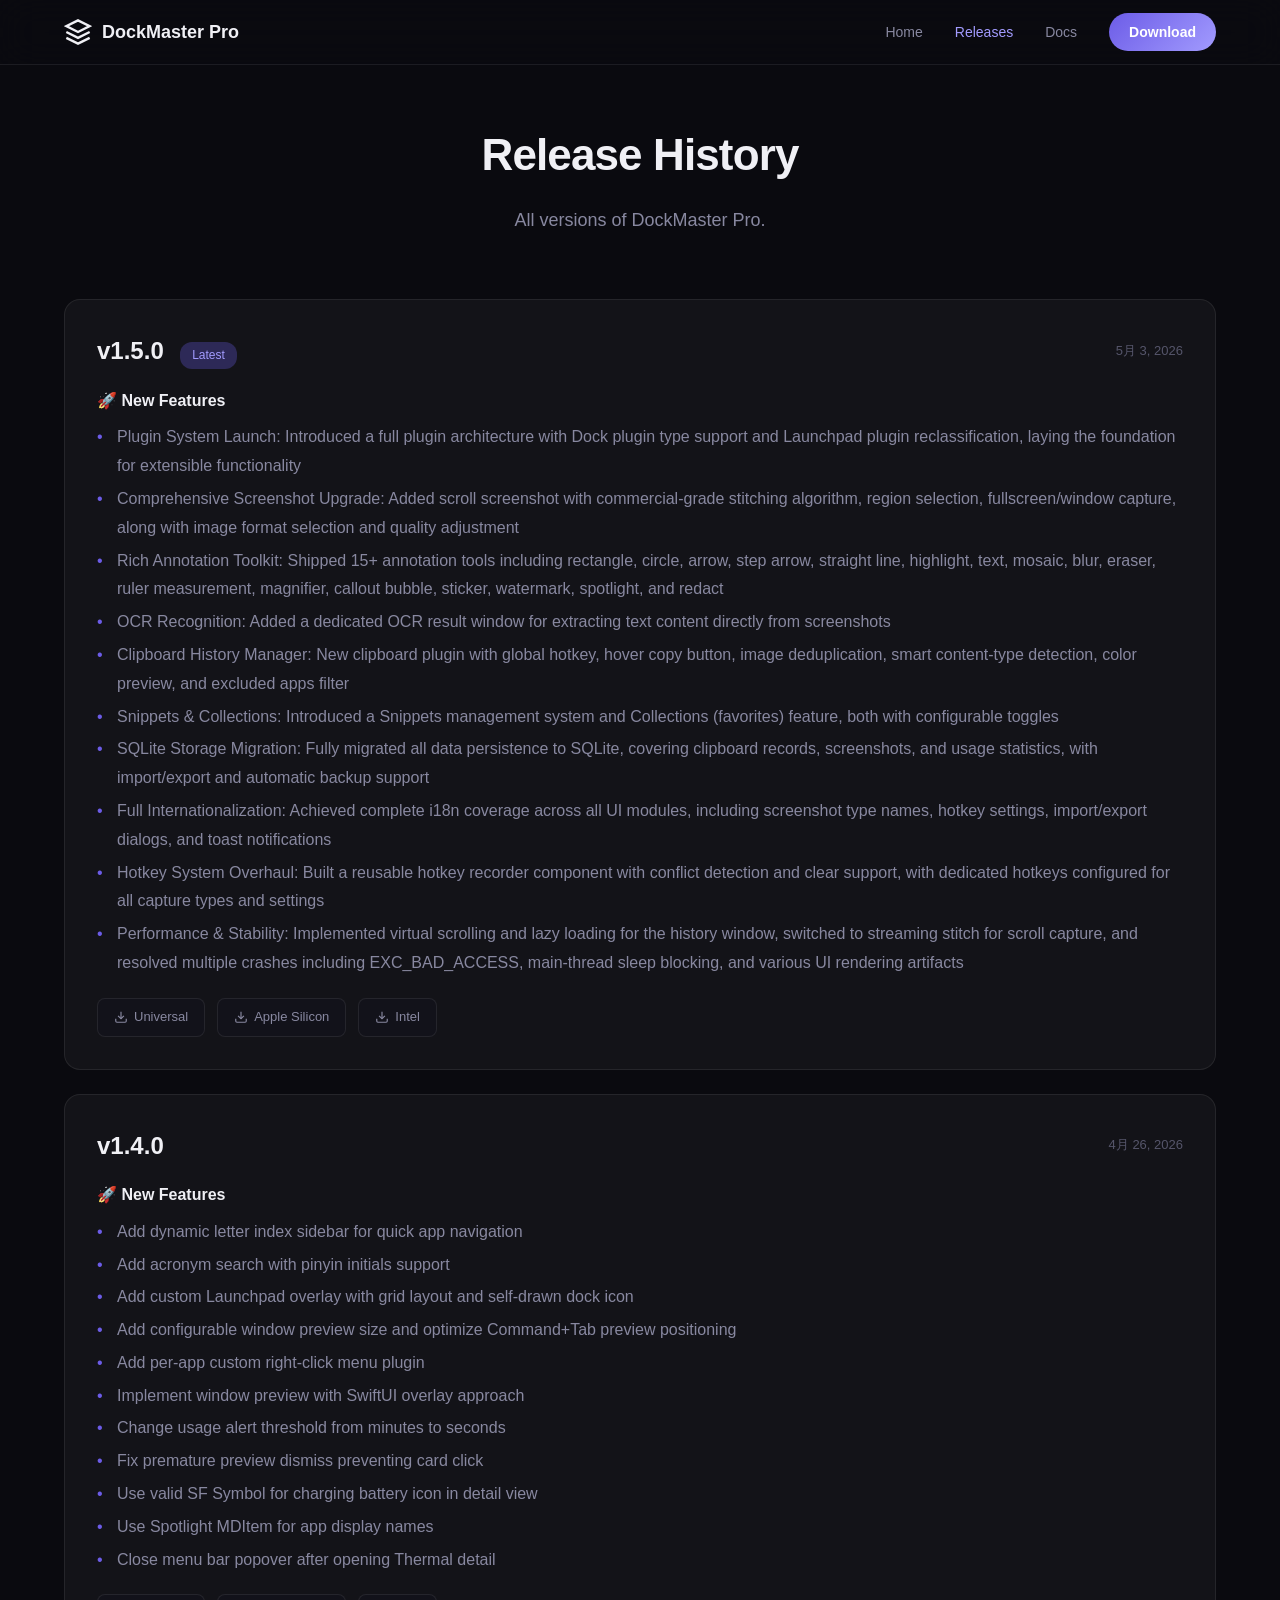
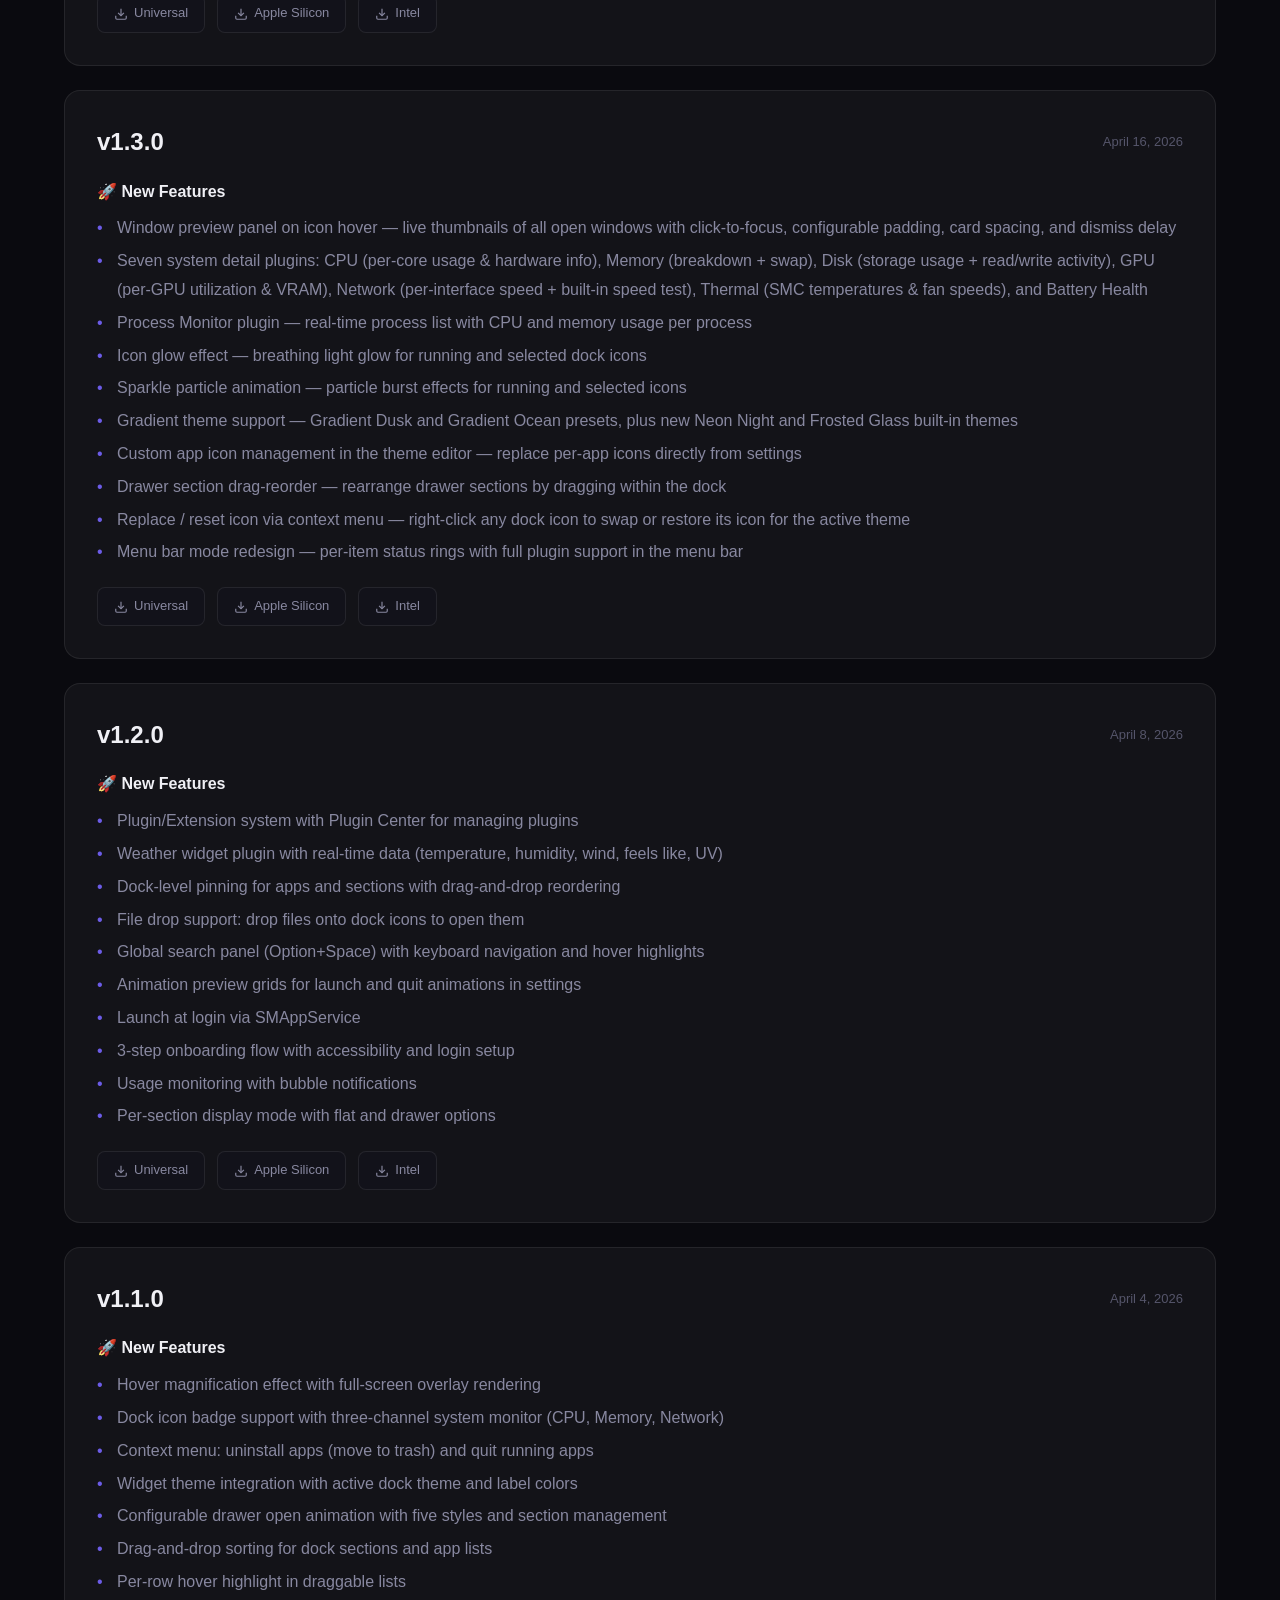
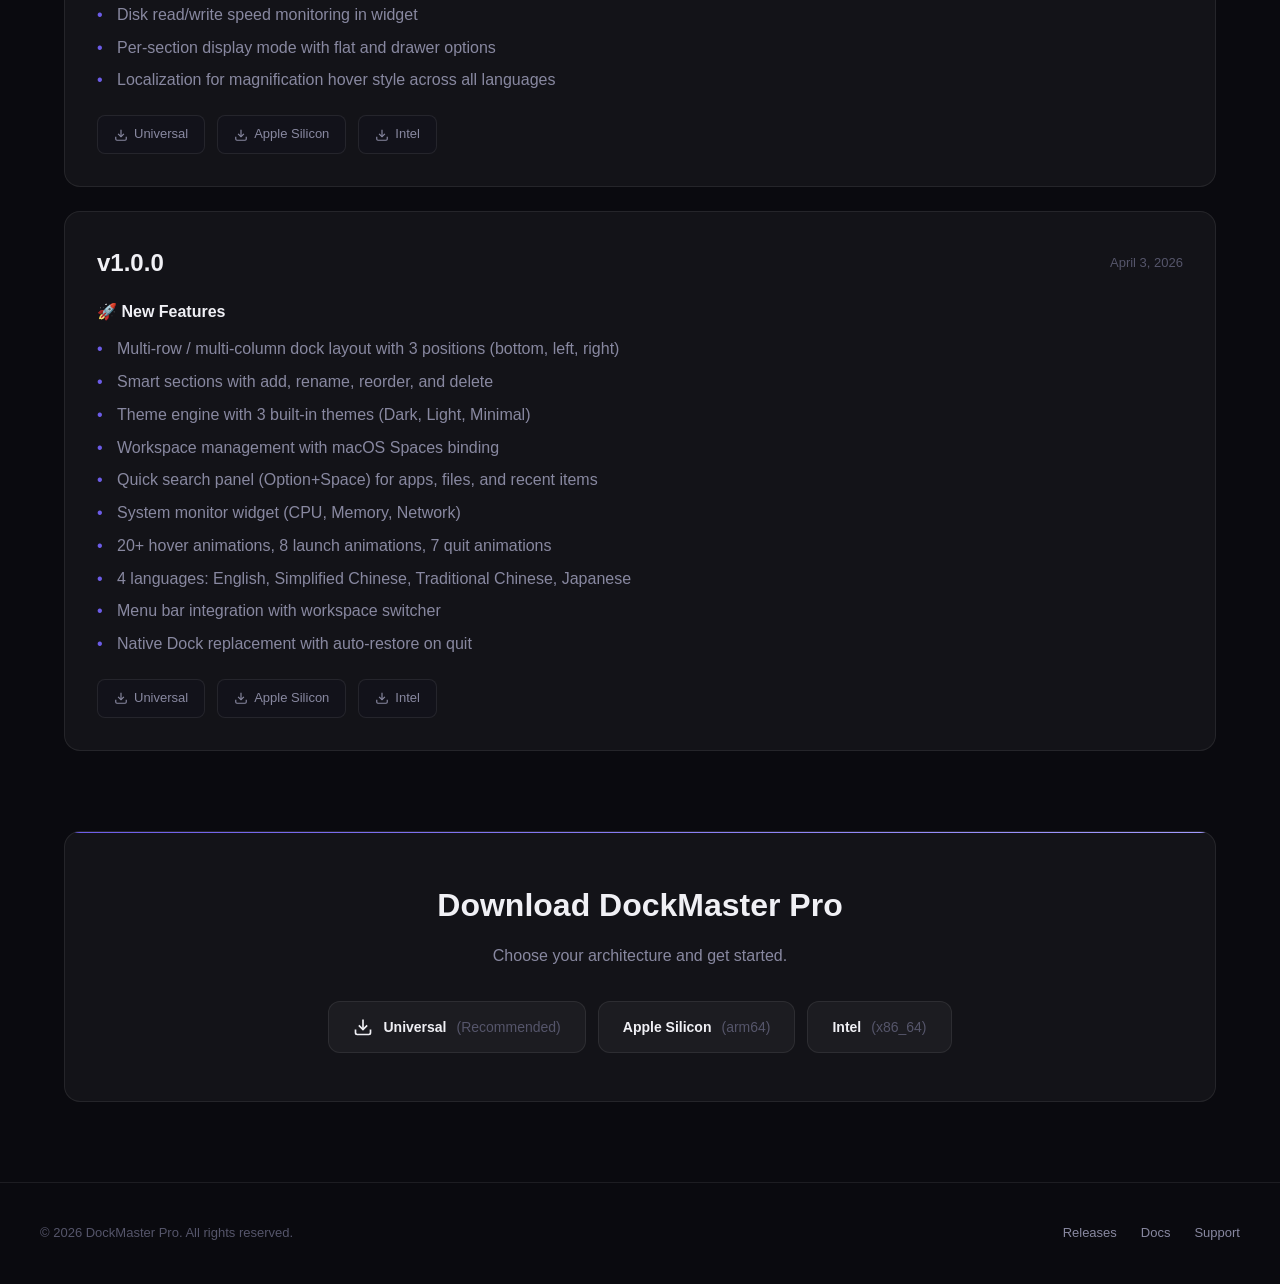
<file: releases.html>
<!DOCTYPE html>
<html lang="en">
<head>
    <meta charset="UTF-8">
    <meta name="viewport" content="width=device-width, initial-scale=1.0">
    <title>Releases — DockMaster Pro</title>
    <meta name="description" content="View all releases and download DockMaster Pro.">
    <link rel="icon" href="data:image/svg+xml,<svg xmlns='http://www.w3.org/2000/svg' viewBox='0 0 100 100'><text y='.9em' font-size='90'>⚓</text></svg>">
    <link rel="stylesheet" href="css/style.css">
</head>
<body>

<nav id="nav">
    <div class="nav-inner">
        <a href="index.html" class="nav-logo">
            <svg viewBox="0 0 24 24" fill="none" stroke="currentColor" stroke-width="2">
                <path d="M12 2L2 7l10 5 10-5-10-5z"/>
                <path d="M2 17l10 5 10-5"/>
                <path d="M2 12l10 5 10-5"/>
            </svg>
            DockMaster Pro
        </a>
        <button class="nav-toggle" onclick="document.querySelector('.nav-links').classList.toggle('open')" aria-label="Menu">
            <span></span><span></span><span></span>
        </button>
        <div class="nav-links">
            <a href="index.html">Home</a>
            <a href="releases.html" class="active">Releases</a>
            <a href="docs.html">Docs</a>
            <a href="#download" class="nav-cta">Download</a>
        </div>
    </div>
</nav>

<section class="section" style="padding-top: 120px;">
    <div class="section-header">
        <h2>Release History</h2>
        <p>All versions of DockMaster Pro.</p>
    </div>

    <div class="releases-list">
        <div class="release-item fade-in">
            <div class="release-header">
                <div>
                    <span class="release-tag">v1.5.0</span>
                    <span style="display: inline-block; margin-left: 12px; padding: 4px 12px; background: var(--accent-glow); border-radius: 12px; font-size: 12px; color: var(--accent-light);">Latest</span>
                </div>
                <span class="release-date">5月 3, 2026</span>
            </div>
            <div class="release-notes">
                <h3>🚀 New Features</h3>
                <ul>
                    <li>Plugin System Launch: Introduced a full plugin architecture with Dock plugin type support and Launchpad plugin reclassification, laying the foundation for extensible functionality</li>
                    <li>Comprehensive Screenshot Upgrade: Added scroll screenshot with commercial-grade stitching algorithm, region selection, fullscreen/window capture, along with image format selection and quality adjustment</li>
                    <li>Rich Annotation Toolkit: Shipped 15+ annotation tools including rectangle, circle, arrow, step arrow, straight line, highlight, text, mosaic, blur, eraser, ruler measurement, magnifier, callout bubble, sticker, watermark, spotlight, and redact</li>
                    <li>OCR Recognition: Added a dedicated OCR result window for extracting text content directly from screenshots</li>
                    <li>Clipboard History Manager: New clipboard plugin with global hotkey, hover copy button, image deduplication, smart content-type detection, color preview, and excluded apps filter</li>
                    <li>Snippets & Collections: Introduced a Snippets management system and Collections (favorites) feature, both with configurable toggles</li>
                    <li>SQLite Storage Migration: Fully migrated all data persistence to SQLite, covering clipboard records, screenshots, and usage statistics, with import/export and automatic backup support</li>
                    <li>Full Internationalization: Achieved complete i18n coverage across all UI modules, including screenshot type names, hotkey settings, import/export dialogs, and toast notifications</li>
                    <li>Hotkey System Overhaul: Built a reusable hotkey recorder component with conflict detection and clear support, with dedicated hotkeys configured for all capture types and settings</li>
                    <li>Performance & Stability: Implemented virtual scrolling and lazy loading for the history window, switched to streaming stitch for scroll capture, and resolved multiple crashes including EXC_BAD_ACCESS, main-thread sleep blocking, and various UI rendering artifacts</li>
                </ul>
            </div>
            <div class="release-assets">
                <a href="https://github.com/devlive-community/DockMaster-Pro/releases/download/v1.5.0/DockMasterPro_v1.5.0_universal.zip" class="release-asset">
                    <svg width="14" height="14" viewBox="0 0 24 24" fill="none" stroke="currentColor" stroke-width="2"><path d="M21 15v4a2 2 0 0 1-2 2H5a2 2 0 0 1-2-2v-4"/><polyline points="7 10 12 15 17 10"/><line x1="12" y1="15" x2="12" y2="3"/></svg>
                    Universal
                </a>
                <a href="https://github.com/devlive-community/DockMaster-Pro/releases/download/v1.5.0/DockMasterPro_v1.5.0_arm64.zip" class="release-asset">
                    <svg width="14" height="14" viewBox="0 0 24 24" fill="none" stroke="currentColor" stroke-width="2"><path d="M21 15v4a2 2 0 0 1-2 2H5a2 2 0 0 1-2-2v-4"/><polyline points="7 10 12 15 17 10"/><line x1="12" y1="15" x2="12" y2="3"/></svg>
                    Apple Silicon
                </a>
                <a href="https://github.com/devlive-community/DockMaster-Pro/releases/download/v1.5.0/DockMasterPro_v1.5.0_x86_64.zip" class="release-asset">
                    <svg width="14" height="14" viewBox="0 0 24 24" fill="none" stroke="currentColor" stroke-width="2"><path d="M21 15v4a2 2 0 0 1-2 2H5a2 2 0 0 1-2-2v-4"/><polyline points="7 10 12 15 17 10"/><line x1="12" y1="15" x2="12" y2="3"/></svg>
                    Intel
                </a>
            </div>
        </div>
        <div class="release-item fade-in">
            <div class="release-header">
                <div>
                    <span class="release-tag">v1.4.0</span>
                    
                </div>
                <span class="release-date">4月 26, 2026</span>
            </div>
            <div class="release-notes">
                <h3>🚀 New Features</h3>
                <ul>
                    <li>Add dynamic letter index sidebar for quick app navigation</li>
                    <li>Add acronym search with pinyin initials support</li>
                    <li>Add custom Launchpad overlay with grid layout and self-drawn dock icon</li>
                    <li>Add configurable window preview size and optimize Command+Tab preview positioning</li>
                    <li>Add per-app custom right-click menu plugin</li>
                    <li>Implement window preview with SwiftUI overlay approach</li>
                    <li>Change usage alert threshold from minutes to seconds</li>
                    <li>Fix premature preview dismiss preventing card click</li>
                    <li>Use valid SF Symbol for charging battery icon in detail view</li>
                    <li>Use Spotlight MDItem for app display names</li>
                    <li>Close menu bar popover after opening Thermal detail</li>
                </ul>
            </div>
            <div class="release-assets">
                <a href="https://github.com/devlive-community/DockMaster-Pro/releases/download/v1.5.0/DockMasterPro_v1.5.0_universal.zip" class="release-asset">
                    <svg width="14" height="14" viewBox="0 0 24 24" fill="none" stroke="currentColor" stroke-width="2"><path d="M21 15v4a2 2 0 0 1-2 2H5a2 2 0 0 1-2-2v-4"/><polyline points="7 10 12 15 17 10"/><line x1="12" y1="15" x2="12" y2="3"/></svg>
                    Universal
                </a>
                <a href="https://github.com/devlive-community/DockMaster-Pro/releases/download/v1.5.0/DockMasterPro_v1.5.0_arm64.zip" class="release-asset">
                    <svg width="14" height="14" viewBox="0 0 24 24" fill="none" stroke="currentColor" stroke-width="2"><path d="M21 15v4a2 2 0 0 1-2 2H5a2 2 0 0 1-2-2v-4"/><polyline points="7 10 12 15 17 10"/><line x1="12" y1="15" x2="12" y2="3"/></svg>
                    Apple Silicon
                </a>
                <a href="https://github.com/devlive-community/DockMaster-Pro/releases/download/v1.5.0/DockMasterPro_v1.5.0_x86_64.zip" class="release-asset">
                    <svg width="14" height="14" viewBox="0 0 24 24" fill="none" stroke="currentColor" stroke-width="2"><path d="M21 15v4a2 2 0 0 1-2 2H5a2 2 0 0 1-2-2v-4"/><polyline points="7 10 12 15 17 10"/><line x1="12" y1="15" x2="12" y2="3"/></svg>
                    Intel
                </a>
            </div>
        </div>
        <div class="release-item fade-in">
            <div class="release-header">
                <div>
                    <span class="release-tag">v1.3.0</span>
                    
                </div>
                <span class="release-date">April 16, 2026</span>
            </div>
            <div class="release-notes">
                <h3>🚀 New Features</h3>
                <ul>
                    <li>Window preview panel on icon hover — live thumbnails of all open windows with click-to-focus, configurable padding, card spacing, and dismiss delay</li>
                    <li>Seven system detail plugins: CPU (per-core usage &amp; hardware info), Memory (breakdown + swap), Disk (storage usage + read/write activity), GPU (per-GPU utilization &amp; VRAM), Network (per-interface speed + built-in speed test), Thermal (SMC temperatures &amp; fan speeds), and Battery Health</li>
                    <li>Process Monitor plugin — real-time process list with CPU and memory usage per process</li>
                    <li>Icon glow effect — breathing light glow for running and selected dock icons</li>
                    <li>Sparkle particle animation — particle burst effects for running and selected icons</li>
                    <li>Gradient theme support — Gradient Dusk and Gradient Ocean presets, plus new Neon Night and Frosted Glass built-in themes</li>
                    <li>Custom app icon management in the theme editor — replace per-app icons directly from settings</li>
                    <li>Drawer section drag-reorder — rearrange drawer sections by dragging within the dock</li>
                    <li>Replace / reset icon via context menu — right-click any dock icon to swap or restore its icon for the active theme</li>
                    <li>Menu bar mode redesign — per-item status rings with full plugin support in the menu bar</li>
                </ul>
            </div>
            <div class="release-assets">
                <a href="https://github.com/devlive-community/DockMaster-Pro/releases/download/v1.5.0/DockMasterPro_v1.5.0_universal.zip" class="release-asset">
                    <svg width="14" height="14" viewBox="0 0 24 24" fill="none" stroke="currentColor" stroke-width="2"><path d="M21 15v4a2 2 0 0 1-2 2H5a2 2 0 0 1-2-2v-4"/><polyline points="7 10 12 15 17 10"/><line x1="12" y1="15" x2="12" y2="3"/></svg>
                    Universal
                </a>
                <a href="https://github.com/devlive-community/DockMaster-Pro/releases/download/v1.5.0/DockMasterPro_v1.5.0_arm64.zip" class="release-asset">
                    <svg width="14" height="14" viewBox="0 0 24 24" fill="none" stroke="currentColor" stroke-width="2"><path d="M21 15v4a2 2 0 0 1-2 2H5a2 2 0 0 1-2-2v-4"/><polyline points="7 10 12 15 17 10"/><line x1="12" y1="15" x2="12" y2="3"/></svg>
                    Apple Silicon
                </a>
                <a href="https://github.com/devlive-community/DockMaster-Pro/releases/download/v1.5.0/DockMasterPro_v1.5.0_x86_64.zip" class="release-asset">
                    <svg width="14" height="14" viewBox="0 0 24 24" fill="none" stroke="currentColor" stroke-width="2"><path d="M21 15v4a2 2 0 0 1-2 2H5a2 2 0 0 1-2-2v-4"/><polyline points="7 10 12 15 17 10"/><line x1="12" y1="15" x2="12" y2="3"/></svg>
                    Intel
                </a>
            </div>
        </div>

        <div class="release-item fade-in">
            <div class="release-header">
                <div>
                    <span class="release-tag">v1.2.0</span>
                </div>
                <span class="release-date">April 8, 2026</span>
            </div>
            <div class="release-notes">
                <h3>🚀 New Features</h3>
                <ul>
                    <li>Plugin/Extension system with Plugin Center for managing plugins</li>
                    <li>Weather widget plugin with real-time data (temperature, humidity, wind, feels like, UV)</li>
                    <li>Dock-level pinning for apps and sections with drag-and-drop reordering</li>
                    <li>File drop support: drop files onto dock icons to open them</li>
                    <li>Global search panel (Option+Space) with keyboard navigation and hover highlights</li>
                    <li>Animation preview grids for launch and quit animations in settings</li>
                    <li>Launch at login via SMAppService</li>
                    <li>3-step onboarding flow with accessibility and login setup</li>
                    <li>Usage monitoring with bubble notifications</li>
                    <li>Per-section display mode with flat and drawer options</li>
                </ul>
            </div>
            <div class="release-assets">
                <a href="https://github.com/devlive-community/DockMaster-Pro/releases/download/v1.5.0/DockMasterPro_v1.5.0_universal.zip" class="release-asset">
                    <svg width="14" height="14" viewBox="0 0 24 24" fill="none" stroke="currentColor" stroke-width="2"><path d="M21 15v4a2 2 0 0 1-2 2H5a2 2 0 0 1-2-2v-4"/><polyline points="7 10 12 15 17 10"/><line x1="12" y1="15" x2="12" y2="3"/></svg>
                    Universal
                </a>
                <a href="https://github.com/devlive-community/DockMaster-Pro/releases/download/v1.5.0/DockMasterPro_v1.5.0_arm64.zip" class="release-asset">
                    <svg width="14" height="14" viewBox="0 0 24 24" fill="none" stroke="currentColor" stroke-width="2"><path d="M21 15v4a2 2 0 0 1-2 2H5a2 2 0 0 1-2-2v-4"/><polyline points="7 10 12 15 17 10"/><line x1="12" y1="15" x2="12" y2="3"/></svg>
                    Apple Silicon
                </a>
                <a href="https://github.com/devlive-community/DockMaster-Pro/releases/download/v1.5.0/DockMasterPro_v1.5.0_x86_64.zip" class="release-asset">
                    <svg width="14" height="14" viewBox="0 0 24 24" fill="none" stroke="currentColor" stroke-width="2"><path d="M21 15v4a2 2 0 0 1-2 2H5a2 2 0 0 1-2-2v-4"/><polyline points="7 10 12 15 17 10"/><line x1="12" y1="15" x2="12" y2="3"/></svg>
                    Intel
                </a>
            </div>
        </div>

        <div class="release-item fade-in">
            <div class="release-header">
                <div>
                    <span class="release-tag">v1.1.0</span>
                </div>
                <span class="release-date">April 4, 2026</span>
            </div>
            <div class="release-notes">
                <h3>🚀 New Features</h3>
                <ul>
                    <li>Hover magnification effect with full-screen overlay rendering</li>
                    <li>Dock icon badge support with three-channel system monitor (CPU, Memory, Network)</li>
                    <li>Context menu: uninstall apps (move to trash) and quit running apps</li>
                    <li>Widget theme integration with active dock theme and label colors</li>
                    <li>Configurable drawer open animation with five styles and section management</li>
                    <li>Drag-and-drop sorting for dock sections and app lists</li>
                    <li>Per-row hover highlight in draggable lists</li>
                    <li>Disk read/write speed monitoring in widget</li>
                    <li>Per-section display mode with flat and drawer options</li>
                    <li>Localization for magnification hover style across all languages</li>
                </ul>
            </div>
            <div class="release-assets">
                <a href="https://github.com/devlive-community/DockMaster-Pro/releases/download/v1.5.0/DockMasterPro_v1.5.0_universal.zip" class="release-asset">
                    <svg width="14" height="14" viewBox="0 0 24 24" fill="none" stroke="currentColor" stroke-width="2"><path d="M21 15v4a2 2 0 0 1-2 2H5a2 2 0 0 1-2-2v-4"/><polyline points="7 10 12 15 17 10"/><line x1="12" y1="15" x2="12" y2="3"/></svg>
                    Universal
                </a>
                <a href="https://github.com/devlive-community/DockMaster-Pro/releases/download/v1.5.0/DockMasterPro_v1.5.0_arm64.zip" class="release-asset">
                    <svg width="14" height="14" viewBox="0 0 24 24" fill="none" stroke="currentColor" stroke-width="2"><path d="M21 15v4a2 2 0 0 1-2 2H5a2 2 0 0 1-2-2v-4"/><polyline points="7 10 12 15 17 10"/><line x1="12" y1="15" x2="12" y2="3"/></svg>
                    Apple Silicon
                </a>
                <a href="https://github.com/devlive-community/DockMaster-Pro/releases/download/v1.5.0/DockMasterPro_v1.5.0_x86_64.zip" class="release-asset">
                    <svg width="14" height="14" viewBox="0 0 24 24" fill="none" stroke="currentColor" stroke-width="2"><path d="M21 15v4a2 2 0 0 1-2 2H5a2 2 0 0 1-2-2v-4"/><polyline points="7 10 12 15 17 10"/><line x1="12" y1="15" x2="12" y2="3"/></svg>
                    Intel
                </a>
            </div>
        </div>

        <div class="release-item fade-in">
            <div class="release-header">
                <div>
                    <span class="release-tag">v1.0.0</span>
                </div>
                <span class="release-date">April 3, 2026</span>
            </div>
            <div class="release-notes">
                <h3>🚀 New Features</h3>
                <ul>
                    <li>Multi-row / multi-column dock layout with 3 positions (bottom, left, right)</li>
                    <li>Smart sections with add, rename, reorder, and delete</li>
                    <li>Theme engine with 3 built-in themes (Dark, Light, Minimal)</li>
                    <li>Workspace management with macOS Spaces binding</li>
                    <li>Quick search panel (Option+Space) for apps, files, and recent items</li>
                    <li>System monitor widget (CPU, Memory, Network)</li>
                    <li>20+ hover animations, 8 launch animations, 7 quit animations</li>
                    <li>4 languages: English, Simplified Chinese, Traditional Chinese, Japanese</li>
                    <li>Menu bar integration with workspace switcher</li>
                    <li>Native Dock replacement with auto-restore on quit</li>
                </ul>
            </div>
            <div class="release-assets">
                <a href="https://github.com/devlive-community/DockMaster-Pro/releases/download/v1.5.0/DockMasterPro_v1.5.0_universal.zip" class="release-asset">
                    <svg width="14" height="14" viewBox="0 0 24 24" fill="none" stroke="currentColor" stroke-width="2"><path d="M21 15v4a2 2 0 0 1-2 2H5a2 2 0 0 1-2-2v-4"/><polyline points="7 10 12 15 17 10"/><line x1="12" y1="15" x2="12" y2="3"/></svg>
                    Universal
                </a>
                <a href="https://github.com/devlive-community/DockMaster-Pro/releases/download/v1.5.0/DockMasterPro_v1.5.0_arm64.zip" class="release-asset">
                    <svg width="14" height="14" viewBox="0 0 24 24" fill="none" stroke="currentColor" stroke-width="2"><path d="M21 15v4a2 2 0 0 1-2 2H5a2 2 0 0 1-2-2v-4"/><polyline points="7 10 12 15 17 10"/><line x1="12" y1="15" x2="12" y2="3"/></svg>
                    Apple Silicon
                </a>
                <a href="https://github.com/devlive-community/DockMaster-Pro/releases/download/v1.5.0/DockMasterPro_v1.5.0_x86_64.zip" class="release-asset">
                    <svg width="14" height="14" viewBox="0 0 24 24" fill="none" stroke="currentColor" stroke-width="2"><path d="M21 15v4a2 2 0 0 1-2 2H5a2 2 0 0 1-2-2v-4"/><polyline points="7 10 12 15 17 10"/><line x1="12" y1="15" x2="12" y2="3"/></svg>
                    Intel
                </a>
            </div>
        </div>
    </div>
</section>

<section class="section" id="download" style="padding-top: 0;">
    <div class="download-card fade-in">
        <h2>Download DockMaster Pro</h2>
        <p>Choose your architecture and get started.</p>
        <div class="download-options">
            <a href="https://github.com/devlive-community/DockMaster-Pro/releases/download/v1.5.0/DockMasterPro_v1.5.0_universal.zip" class="download-btn">
                <svg width="20" height="20" viewBox="0 0 24 24" fill="none" stroke="currentColor" stroke-width="2"><path d="M21 15v4a2 2 0 0 1-2 2H5a2 2 0 0 1-2-2v-4"/><polyline points="7 10 12 15 17 10"/><line x1="12" y1="15" x2="12" y2="3"/></svg>
                Universal <span class="arch">(Recommended)</span>
            </a>
            <a href="https://github.com/devlive-community/DockMaster-Pro/releases/download/v1.5.0/DockMasterPro_v1.5.0_arm64.zip" class="download-btn">
                Apple Silicon <span class="arch">(arm64)</span>
            </a>
            <a href="https://github.com/devlive-community/DockMaster-Pro/releases/download/v1.5.0/DockMasterPro_v1.5.0_x86_64.zip" class="download-btn">
                Intel <span class="arch">(x86_64)</span>
            </a>
        </div>
    </div>
</section>

<footer>
    <div class="footer-inner">
        <p>© 2026 DockMaster Pro. All rights reserved.</p>
        <div class="footer-links">
            <a href="releases.html">Releases</a>
            <a href="docs.html">Docs</a>
            <a href="mailto:support@dockmaster.app">Support</a>
        </div>
    </div>
</footer>

<script src="js/main.js"></script>
</body>
</html>
</file>
<file: css/style.css>
/* ═══════════════════════════════════════════
   DockMaster Pro — Global Styles
   ═══════════════════════════════════════════ */

:root {
    --bg-primary: #0a0a0f;
    --bg-secondary: #12121a;
    --bg-card: rgba(255, 255, 255, 0.04);
    --bg-card-hover: rgba(255, 255, 255, 0.08);
    --text-primary: #f0f0f5;
    --text-secondary: #8888a0;
    --text-muted: #55556a;
    --accent: #6c5ce7;
    --accent-light: #a29bfe;
    --accent-glow: rgba(108, 92, 231, 0.3);
    --border: rgba(255, 255, 255, 0.08);
    --gradient-1: linear-gradient(135deg, #6c5ce7, #a29bfe);
    --gradient-2: linear-gradient(135deg, #0a0a0f 0%, #1a1a2e 100%);
    --radius: 16px;
    --radius-sm: 8px;
    --transition: 0.3s cubic-bezier(0.4, 0, 0.2, 1);
    --max-width: 1200px;
}

* { margin: 0; padding: 0; box-sizing: border-box; }

html { scroll-behavior: smooth; }

body {
    font-family: -apple-system, BlinkMacSystemFont, 'SF Pro Display', 'Segoe UI', Roboto, sans-serif;
    background: var(--bg-primary);
    color: var(--text-primary);
    line-height: 1.6;
    -webkit-font-smoothing: antialiased;
    overflow-x: hidden;
}

/* ── Navigation ────────────────────────── */
nav {
    position: fixed;
    top: 0;
    width: 100%;
    z-index: 1000;
    backdrop-filter: blur(20px) saturate(180%);
    -webkit-backdrop-filter: blur(20px) saturate(180%);
    background: rgba(10, 10, 15, 0.8);
    border-bottom: 1px solid var(--border);
    transition: var(--transition);
}

nav.scrolled { background: rgba(10, 10, 15, 0.95); }

.nav-inner {
    max-width: var(--max-width);
    margin: 0 auto;
    padding: 0 24px;
    height: 64px;
    display: flex;
    align-items: center;
    justify-content: space-between;
}

.nav-logo {
    display: flex;
    align-items: center;
    gap: 10px;
    font-size: 18px;
    font-weight: 700;
    color: var(--text-primary);
    text-decoration: none;
}

.nav-logo svg { width: 28px; height: 28px; }

.nav-links { display: flex; align-items: center; gap: 32px; }

.nav-links a {
    color: var(--text-secondary);
    text-decoration: none;
    font-size: 14px;
    font-weight: 500;
    transition: var(--transition);
}

.nav-links a:hover { color: var(--text-primary); }
.nav-links a.active { color: var(--accent-light); }

.nav-cta {
    background: var(--gradient-1) !important;
    color: white !important;
    padding: 8px 20px;
    border-radius: 20px;
    font-weight: 600 !important;
    transition: var(--transition);
}

.nav-cta:hover { transform: translateY(-1px); box-shadow: 0 4px 20px var(--accent-glow); }

/* ── Mobile Menu ───────────────────────── */
.nav-toggle {
    display: none;
    flex-direction: column;
    gap: 5px;
    background: none;
    border: none;
    cursor: pointer;
    padding: 4px;
}

.nav-toggle span {
    display: block;
    width: 24px;
    height: 2px;
    background: var(--text-primary);
    border-radius: 2px;
    transition: var(--transition);
}

/* ── Hero ──────────────────────────────── */
.hero {
    min-height: 100vh;
    display: flex;
    flex-direction: column;
    align-items: center;
    justify-content: center;
    text-align: center;
    padding: 120px 24px 80px;
    position: relative;
    overflow: hidden;
}

.hero::before {
    content: '';
    position: absolute;
    top: -50%;
    left: 50%;
    transform: translateX(-50%);
    width: 800px;
    height: 800px;
    background: radial-gradient(circle, var(--accent-glow) 0%, transparent 70%);
    pointer-events: none;
    opacity: 0.5;
}

.hero-badge {
    display: inline-flex;
    align-items: center;
    gap: 8px;
    padding: 6px 16px;
    background: var(--bg-card);
    border: 1px solid var(--border);
    border-radius: 20px;
    font-size: 13px;
    color: var(--text-secondary);
    margin-bottom: 32px;
    position: relative;
}

.hero-badge .dot {
    width: 6px;
    height: 6px;
    background: #00d26a;
    border-radius: 50%;
    animation: pulse 2s ease-in-out infinite;
}

@keyframes pulse {
    0%, 100% { opacity: 1; }
    50% { opacity: 0.3; }
}

.hero h1 {
    font-size: clamp(40px, 8vw, 72px);
    font-weight: 800;
    letter-spacing: -0.03em;
    line-height: 1.1;
    margin-bottom: 24px;
    position: relative;
}

.hero h1 .gradient {
    background: var(--gradient-1);
    -webkit-background-clip: text;
    -webkit-text-fill-color: transparent;
    background-clip: text;
}

.hero p {
    font-size: clamp(16px, 2vw, 20px);
    color: var(--text-secondary);
    max-width: 600px;
    margin-bottom: 40px;
    position: relative;
}

.hero-actions {
    display: flex;
    gap: 16px;
    flex-wrap: wrap;
    justify-content: center;
    position: relative;
}

/* ── Buttons ───────────────────────────── */
.btn {
    display: inline-flex;
    align-items: center;
    gap: 8px;
    padding: 14px 28px;
    border-radius: 12px;
    font-size: 16px;
    font-weight: 600;
    text-decoration: none;
    transition: var(--transition);
    cursor: pointer;
    border: none;
}

.btn-primary {
    background: var(--gradient-1);
    color: white;
    box-shadow: 0 4px 24px var(--accent-glow);
}

.btn-primary:hover {
    transform: translateY(-2px);
    box-shadow: 0 8px 32px var(--accent-glow);
}

.btn-secondary {
    background: var(--bg-card);
    color: var(--text-primary);
    border: 1px solid var(--border);
}

.btn-secondary:hover {
    background: var(--bg-card-hover);
    border-color: rgba(255, 255, 255, 0.15);
}

/* ── Section ───────────────────────────── */
.section {
    max-width: var(--max-width);
    margin: 0 auto;
    padding: 80px 24px;
}

.section-header {
    text-align: center;
    margin-bottom: 64px;
}

.section-header h2 {
    font-size: clamp(28px, 4vw, 44px);
    font-weight: 800;
    letter-spacing: -0.02em;
    margin-bottom: 16px;
}

.section-header p {
    font-size: 18px;
    color: var(--text-secondary);
    max-width: 500px;
    margin: 0 auto;
}

/* ── Feature Grid ──────────────────────── */
.features-grid {
    display: grid;
    grid-template-columns: repeat(auto-fit, minmax(320px, 1fr));
    gap: 20px;
}

.feature-card {
    background: var(--bg-card);
    border: 1px solid var(--border);
    border-radius: var(--radius);
    padding: 32px;
    transition: var(--transition);
}

.feature-card:hover {
    background: var(--bg-card-hover);
    border-color: rgba(255, 255, 255, 0.12);
    transform: translateY(-4px);
}

.feature-icon {
    width: 48px;
    height: 48px;
    border-radius: 12px;
    background: var(--gradient-1);
    display: flex;
    align-items: center;
    justify-content: center;
    margin-bottom: 20px;
    font-size: 24px;
}

.feature-card h3 {
    font-size: 18px;
    font-weight: 700;
    margin-bottom: 8px;
}

.feature-card p {
    font-size: 14px;
    color: var(--text-secondary);
    line-height: 1.7;
}

/* ── Mockup ────────────────────────────── */
.mockup-container {
    max-width: 1000px;
    margin: 0 auto;
    padding: 0 24px 120px;
}

.mockup {
    background: var(--bg-secondary);
    border: 1px solid var(--border);
    border-radius: var(--radius);
    overflow: hidden;
    box-shadow: 0 24px 80px rgba(0, 0, 0, 0.4);
}

.mockup-bar {
    display: flex;
    align-items: center;
    gap: 8px;
    padding: 16px 20px;
    background: rgba(255, 255, 255, 0.02);
    border-bottom: 1px solid var(--border);
}

.mockup-dot {
    width: 12px;
    height: 12px;
    border-radius: 50%;
}

.mockup-dot:nth-child(1) { background: #ff5f57; }
.mockup-dot:nth-child(2) { background: #febc2e; }
.mockup-dot:nth-child(3) { background: #28c840; }

.mockup-content {
    padding: 40px;
    min-height: 300px;
    display: flex;
    flex-direction: column;
    align-items: center;
    justify-content: center;
}

.mock-dock {
    display: flex;
    gap: 12px;
    padding: 16px 24px;
    background: rgba(255, 255, 255, 0.06);
    border: 1px solid var(--border);
    border-radius: 20px;
    backdrop-filter: blur(10px);
}

.mock-icon {
    width: 48px;
    height: 48px;
    border-radius: 12px;
    transition: var(--transition);
}

.mock-icon:hover { transform: translateY(-8px) scale(1.1); }

/* ── Screenshot Grid ───────────────────── */
.screenshot-grid {
    display: grid;
    grid-template-columns: repeat(auto-fit, minmax(300px, 1fr));
    gap: 20px;
}

.screenshot-card {
    background: var(--bg-card);
    border: 1px solid var(--border);
    border-radius: var(--radius);
    overflow: hidden;
    transition: var(--transition);
}

.screenshot-card:hover {
    transform: translateY(-4px);
    border-color: rgba(255, 255, 255, 0.12);
}

.screenshot-placeholder {
    height: 200px;
    background: var(--gradient-2);
    display: flex;
    align-items: center;
    justify-content: center;
    font-size: 48px;
    opacity: 0.5;
}

.screenshot-card .caption {
    padding: 20px;
}

.screenshot-card .caption h4 {
    font-size: 16px;
    font-weight: 600;
    margin-bottom: 4px;
}

.screenshot-card .caption p {
    font-size: 13px;
    color: var(--text-secondary);
}

/* ── Download Card ─────────────────────── */
.download-card {
    background: var(--bg-card);
    border: 1px solid var(--border);
    border-radius: var(--radius);
    padding: 48px;
    text-align: center;
    position: relative;
    overflow: hidden;
}

.download-card::before {
    content: '';
    position: absolute;
    top: 0;
    left: 0;
    right: 0;
    height: 1px;
    background: var(--gradient-1);
}

.download-card h2 {
    font-size: 32px;
    font-weight: 800;
    margin-bottom: 12px;
}

.download-card > p {
    color: var(--text-secondary);
    margin-bottom: 32px;
}

.download-options {
    display: flex;
    gap: 12px;
    justify-content: center;
    flex-wrap: wrap;
}

.download-btn {
    display: inline-flex;
    align-items: center;
    gap: 10px;
    padding: 14px 24px;
    border-radius: 12px;
    font-size: 14px;
    font-weight: 600;
    text-decoration: none;
    transition: var(--transition);
    border: 1px solid var(--border);
    color: var(--text-primary);
    background: var(--bg-card);
}

.download-btn:hover {
    background: var(--bg-card-hover);
    transform: translateY(-2px);
}

.download-btn .arch {
    color: var(--text-muted);
    font-weight: 400;
}

/* ── Releases Page ─────────────────────── */
.releases-list {
    display: flex;
    flex-direction: column;
    gap: 24px;
}

.release-item {
    background: var(--bg-card);
    border: 1px solid var(--border);
    border-radius: var(--radius);
    padding: 32px;
    transition: var(--transition);
}

.release-item:hover {
    background: var(--bg-card-hover);
    border-color: rgba(255, 255, 255, 0.12);
}

.release-header {
    display: flex;
    align-items: center;
    justify-content: space-between;
    margin-bottom: 16px;
    flex-wrap: wrap;
    gap: 12px;
}

.release-tag {
    font-size: 24px;
    font-weight: 700;
}

.release-date {
    font-size: 13px;
    color: var(--text-muted);
}

.release-notes {
    color: var(--text-secondary);
    line-height: 1.8;
}

.release-notes h3 {
    color: var(--text-primary);
    font-size: 16px;
    margin: 16px 0 8px;
}

.release-notes ul {
    list-style: none;
    padding-left: 0;
}

.release-notes li {
    position: relative;
    padding-left: 20px;
    margin-bottom: 4px;
}

.release-notes li::before {
    content: '•';
    position: absolute;
    left: 0;
    color: var(--accent);
}

.release-assets {
    display: flex;
    gap: 12px;
    margin-top: 20px;
    flex-wrap: wrap;
}

.release-asset {
    display: inline-flex;
    align-items: center;
    gap: 6px;
    padding: 8px 16px;
    background: var(--bg-secondary);
    border: 1px solid var(--border);
    border-radius: var(--radius-sm);
    font-size: 13px;
    color: var(--text-secondary);
    text-decoration: none;
    transition: var(--transition);
}

.release-asset:hover {
    background: var(--bg-card-hover);
    color: var(--text-primary);
}

/* ── Docs Page ─────────────────────────── */
.docs-layout {
    display: grid;
    grid-template-columns: 260px 1fr;
    gap: 48px;
    max-width: var(--max-width);
    margin: 0 auto;
    padding: 100px 24px 80px;
}

.docs-sidebar {
    position: sticky;
    top: 80px;
    height: fit-content;
}

.docs-sidebar h3 {
    font-size: 13px;
    text-transform: uppercase;
    letter-spacing: 0.1em;
    color: var(--text-muted);
    margin-bottom: 12px;
    padding: 0 12px;
}

.docs-nav {
    list-style: none;
}

.docs-nav li {
    margin-bottom: 2px;
}

.docs-nav a {
    display: block;
    padding: 8px 12px;
    color: var(--text-secondary);
    text-decoration: none;
    font-size: 14px;
    border-radius: var(--radius-sm);
    transition: var(--transition);
}

.docs-nav a:hover {
    background: var(--bg-card);
    color: var(--text-primary);
}

.docs-nav a.active {
    background: var(--bg-card-hover);
    color: var(--accent-light);
}

.docs-content {
    max-width: 720px;
}

.docs-content h1 {
    font-size: 36px;
    font-weight: 800;
    margin-bottom: 16px;
}

.docs-content h2 {
    font-size: 24px;
    font-weight: 700;
    margin: 48px 0 16px;
    padding-top: 24px;
    border-top: 1px solid var(--border);
}

.docs-content h3 {
    font-size: 18px;
    font-weight: 600;
    margin: 32px 0 12px;
}

.docs-content p {
    color: var(--text-secondary);
    margin-bottom: 16px;
    line-height: 1.8;
}

.docs-content code {
    background: var(--bg-secondary);
    border: 1px solid var(--border);
    padding: 2px 8px;
    border-radius: 4px;
    font-size: 14px;
    font-family: 'SF Mono', 'Fira Code', monospace;
}

.docs-content pre {
    background: var(--bg-secondary);
    border: 1px solid var(--border);
    border-radius: var(--radius-sm);
    padding: 20px;
    overflow-x: auto;
    margin: 16px 0;
}

.docs-content pre code {
    background: none;
    border: none;
    padding: 0;
}

.docs-content ul, .docs-content ol {
    color: var(--text-secondary);
    padding-left: 24px;
    margin-bottom: 16px;
}

.docs-content li {
    margin-bottom: 8px;
    line-height: 1.7;
}

/* ── Docs Table ──────────────────────── */
.docs-table {
    width: 100%;
    border-collapse: collapse;
    margin: 16px 0;
    font-size: 14px;
}

.docs-table thead {
    background: var(--bg-card);
}

.docs-table th {
    text-align: left;
    padding: 12px 16px;
    font-weight: 600;
    color: var(--text-primary);
    border-bottom: 2px solid var(--border);
}

.docs-table td {
    padding: 12px 16px;
    border-bottom: 1px solid var(--border);
    color: var(--text-secondary);
}

.docs-table tbody tr:hover {
    background: var(--bg-card-hover);
}

.docs-table code {
    background: var(--bg-card);
    padding: 2px 6px;
    border-radius: 4px;
    font-size: 13px;
}

/* ── Footer ────────────────────────────── */
footer {
    border-top: 1px solid var(--border);
    padding: 40px 24px;
}

.footer-inner {
    max-width: var(--max-width);
    margin: 0 auto;
    display: flex;
    justify-content: space-between;
    align-items: center;
    flex-wrap: wrap;
    gap: 16px;
}

.footer-inner p {
    font-size: 13px;
    color: var(--text-muted);
}

.footer-links { display: flex; gap: 24px; }

.footer-links a {
    font-size: 13px;
    color: var(--text-secondary);
    text-decoration: none;
    transition: var(--transition);
}

.footer-links a:hover { color: var(--text-primary); }

/* ── Animations ────────────────────────── */
.fade-in {
    opacity: 0;
    transform: translateY(20px);
    transition: opacity 0.6s ease, transform 0.6s ease;
}

.fade-in.visible {
    opacity: 1;
    transform: translateY(0);
}

/* ── Responsive ────────────────────────── */
@media (max-width: 768px) {
    .nav-links { display: none; }
    .nav-toggle { display: flex; }
    .nav-links.open {
        display: flex;
        flex-direction: column;
        position: absolute;
        top: 64px;
        left: 0;
        right: 0;
        background: rgba(10, 10, 15, 0.98);
        padding: 24px;
        gap: 16px;
        border-bottom: 1px solid var(--border);
    }
    .hero { padding: 100px 24px 60px; }
    .features-grid { grid-template-columns: 1fr; }
    .screenshot-grid { grid-template-columns: 1fr; }
    .download-card { padding: 32px 24px; }
    .footer-inner { flex-direction: column; }
    .docs-layout { grid-template-columns: 1fr; }
    .docs-sidebar { position: static; }
    .release-header { flex-direction: column; align-items: flex-start; }
}
</file>
